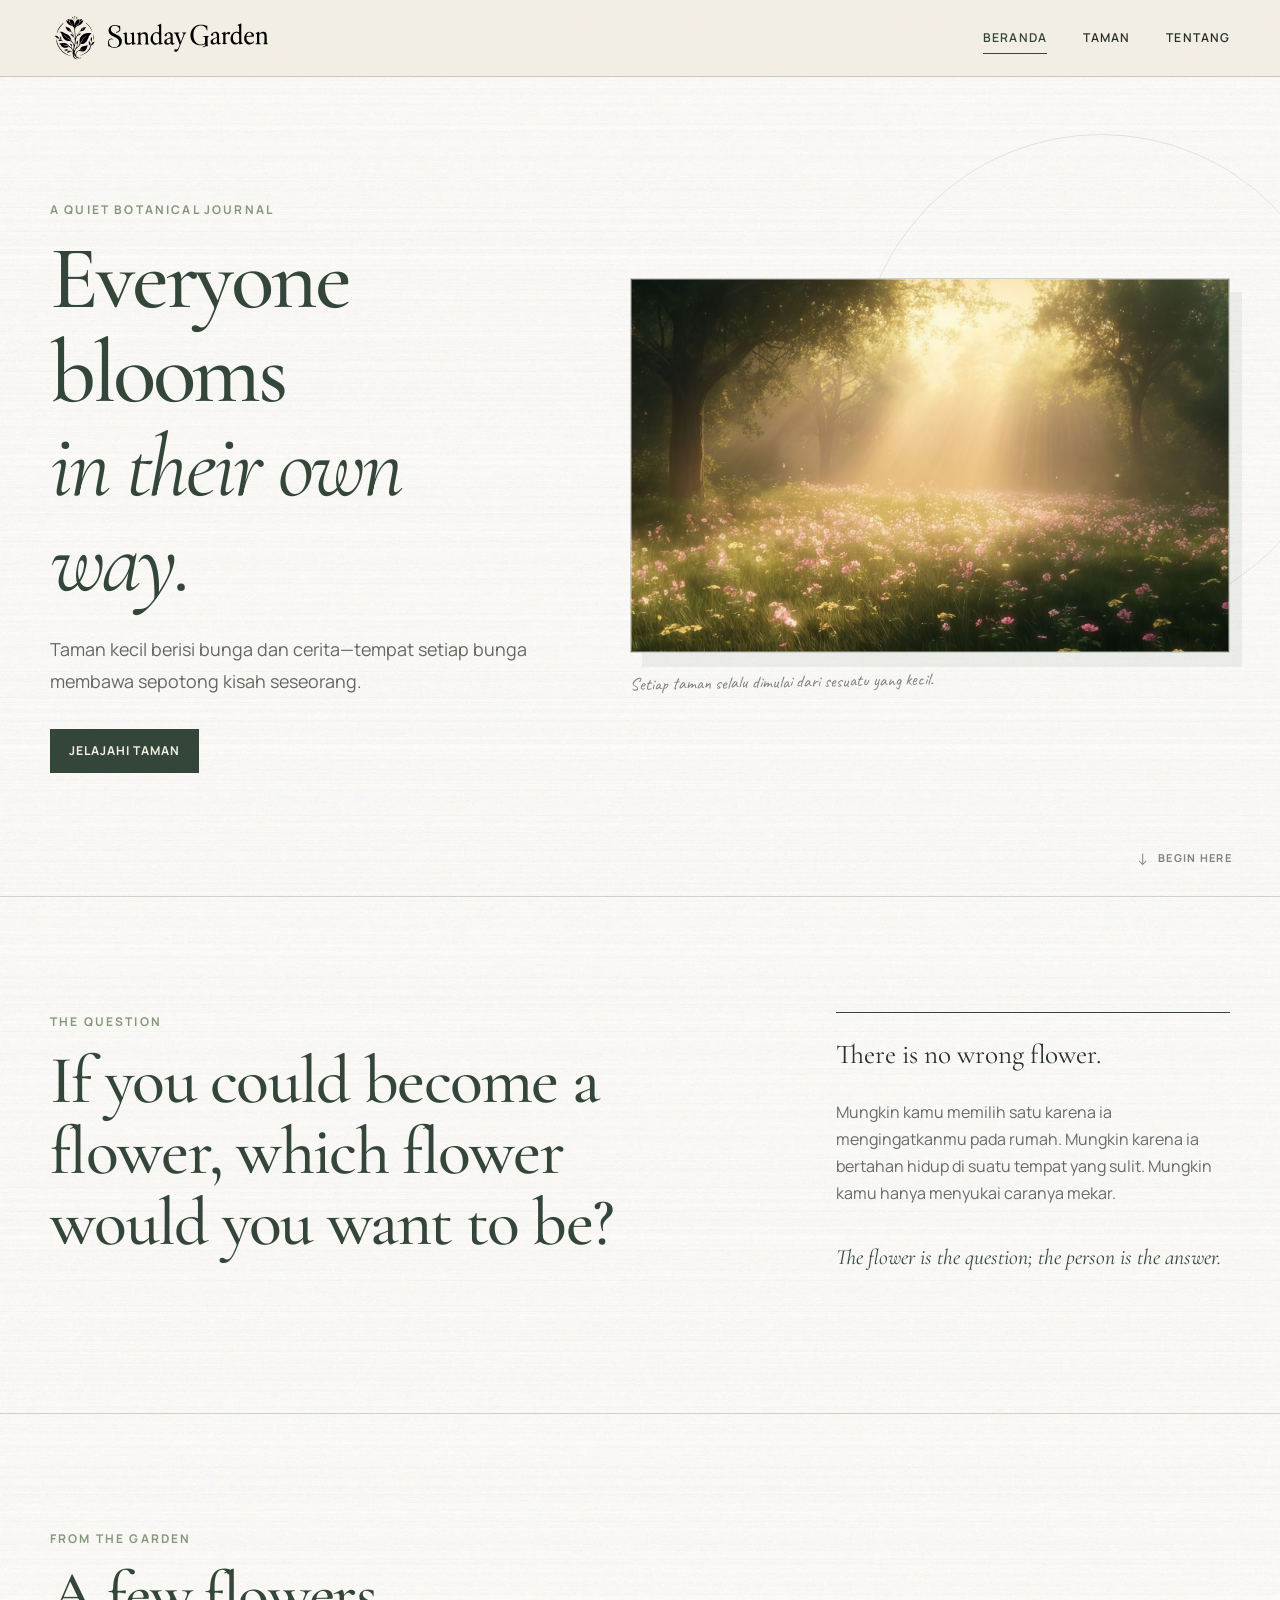
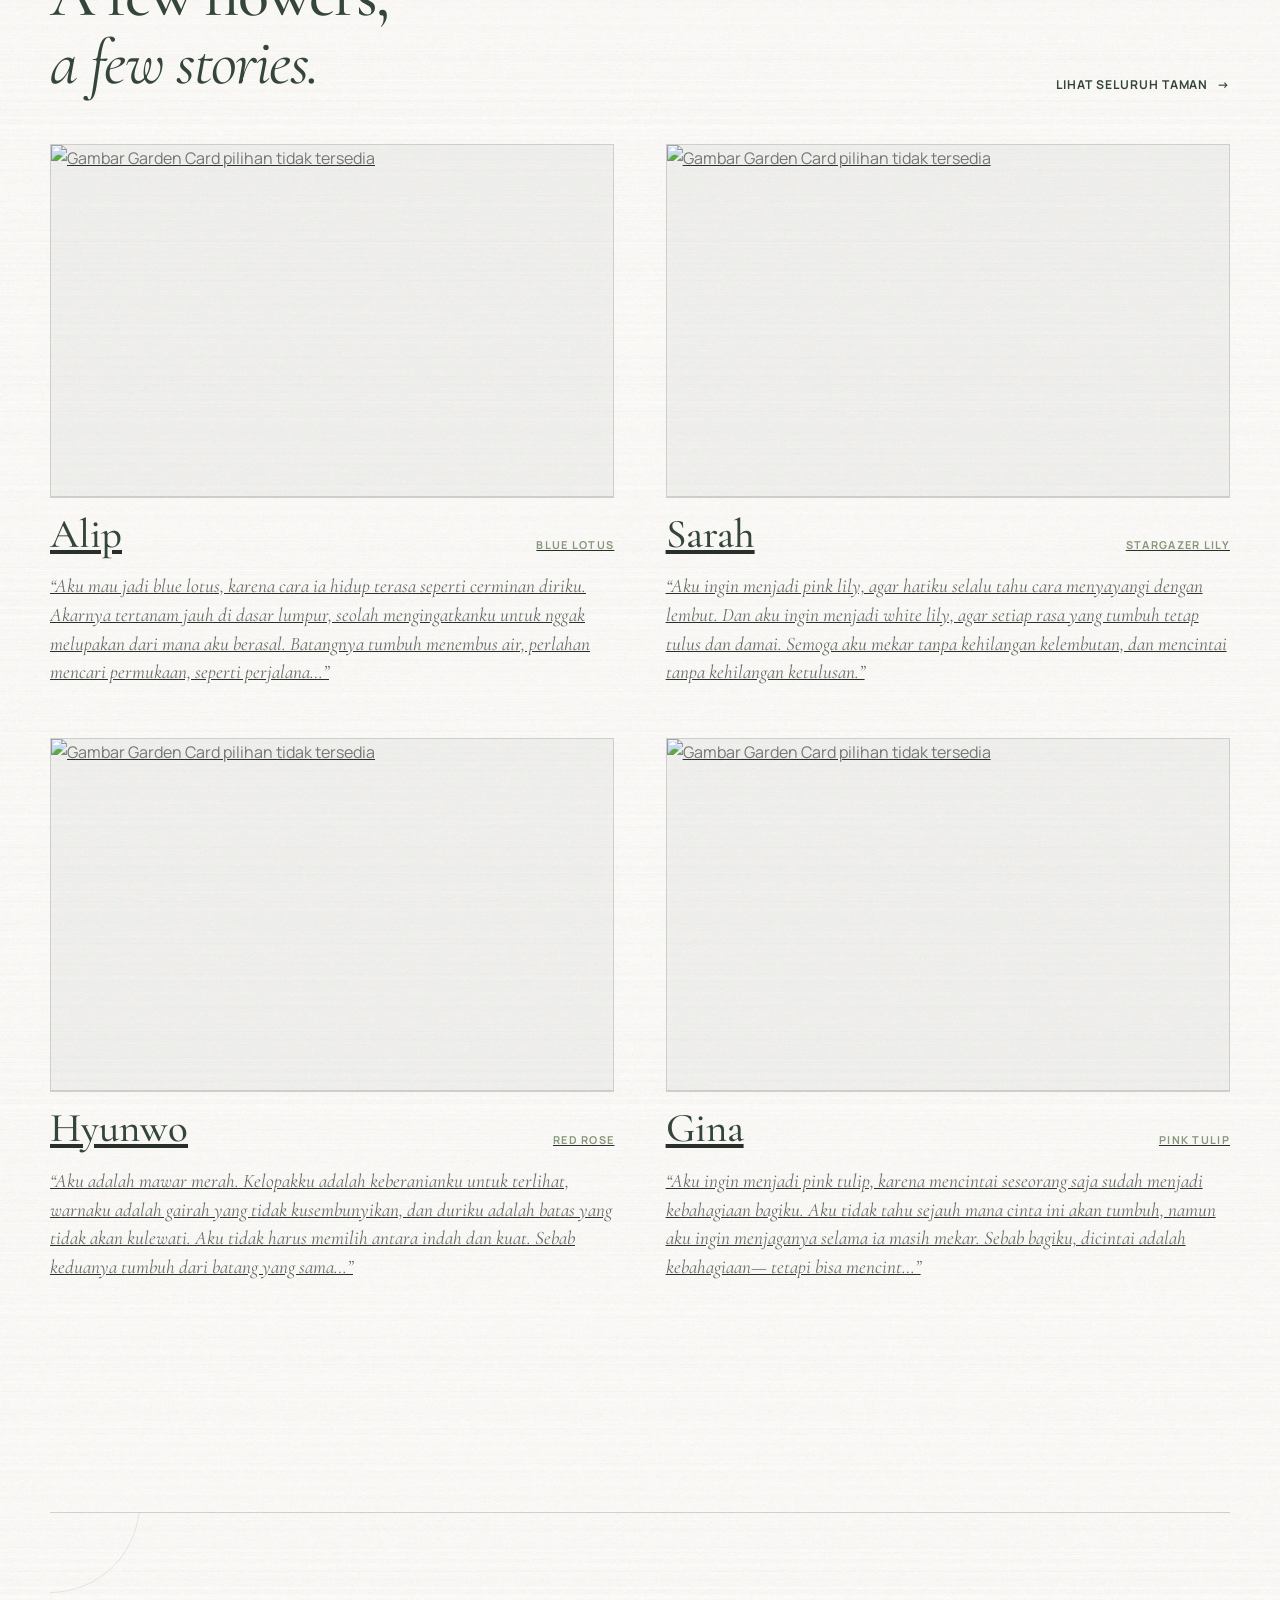
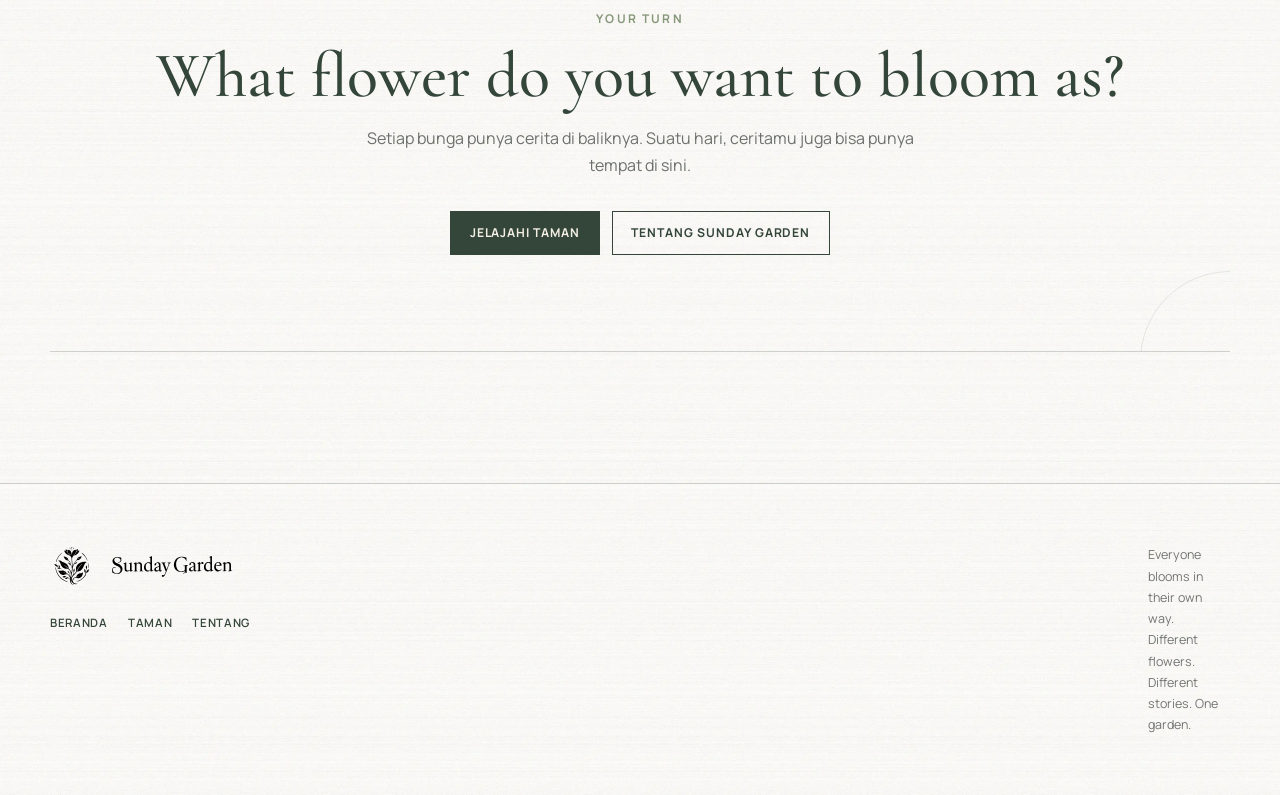
<file: index.html>
<!doctype html>
<html lang="en">
<head>
  <meta charset="utf-8">
  <meta name="viewport" content="width=device-width, initial-scale=1">
  <meta name="description" content="Sunday Garden — a little garden of flowers and stories. Everyone blooms in their own way.">
  <meta name="theme-color" content="#F3EEE3">
  <title>Sunday Garden — Everyone blooms in their own way.</title>
  <link rel="canonical" href="https://sundaygarden.com/">

  <meta property="og:type" content="website">
  <meta property="og:title" content="Sunday Garden — Everyone blooms in their own way.">
  <meta property="og:description" content="Sunday Garden — a quiet botanical journal of flowers and human stories.">
  <meta property="og:url" content="https://sundaygarden.com/">
  <meta name="twitter:card" content="summary_large_image">
  <meta name="twitter:title" content="Sunday Garden — Everyone blooms in their own way.">
  <meta name="twitter:description" content="Sunday Garden — a quiet botanical journal of flowers and human stories.">
  <link rel="icon" href="assets/brand/favicon/sg-favicon.svg" type="image/svg+xml">
  <link rel="icon" href="assets/brand/favicon/favicon.ico" sizes="any">
  <link rel="icon" href="assets/brand/favicon/sg-favicon-32.png" type="image/png" sizes="32x32">
  <link rel="icon" href="assets/brand/favicon/sg-favicon-16.png" type="image/png" sizes="16x16">
  <link rel="apple-touch-icon" href="assets/brand/favicon/sg-favicon-180.png" sizes="180x180">
  <link rel="stylesheet" href="css/main.css">
  <link rel="stylesheet" href="css/components.css">
  <link rel="stylesheet" href="css/home.css">
  <script src="js/main.js" defer></script>
  <script src="js/home.js" defer></script>
</head>
<body>
  <a class="skip-link" href="#main-content">Lewati ke konten utama</a>
  <header class="site-header" data-site-header></header>

  <main id="main-content">
    <section class="home-hero" aria-labelledby="home-title">
      <div class="home-hero__inner container">
        <div class="home-hero__copy">
          <p class="eyebrow">A quiet botanical journal</p>
          <h1 id="home-title">Everyone blooms<br><em>in their own way.</em></h1>
          <p class="home-hero__intro">Taman kecil berisi bunga dan cerita—tempat setiap bunga membawa sepotong kisah seseorang.</p>
          <a class="button" href="garden.html">Jelajahi Taman</a>
        </div>

        <figure class="home-hero__visual">
          <div class="home-hero__image-wrap">
            <img src="assets/images/home-hero.jpg" alt="A quiet botanical scene representing the Sunday Garden" width="1920" height="1080" fetchpriority="high" decoding="async">
          </div>
          <figcaption>Setiap taman selalu dimulai dari sesuatu yang kecil.</figcaption>
        </figure>
      </div>
      <a class="home-hero__scroll" href="#the-question" aria-label="Scroll to the question">
        <span>↓</span>
        <span>Begin here</span>
      </a>
    </section>

    <section class="home-question section" id="the-question" aria-labelledby="question-title">
      <div class="container home-question__layout">
        <div>
          <p class="eyebrow">The question</p>
          <h2 id="question-title">If you could become a flower, which flower would you want to be?</h2>
        </div>
        <div class="home-question__note">
          <p class="home-question__lead">There is no wrong flower.</p>
          <p>Mungkin kamu memilih satu karena ia mengingatkanmu pada rumah. Mungkin karena ia bertahan hidup di suatu tempat yang sulit. Mungkin kamu hanya menyukai caranya mekar.</p>
          <p class="home-question__philosophy">The flower is the question; the person is the answer.</p>
        </div>
      </div>
    </section>

    <section class="home-featured section" aria-labelledby="featured-title">
      <div class="container">
        <div class="section-heading">
          <div>
            <p class="eyebrow">From the garden</p>
            <h2 id="featured-title">A few flowers,<br><em>a few stories.</em></h2>
          </div>
          <a class="text-link" href="garden.html">Lihat seluruh taman <span aria-hidden="true">→</span></a>
        </div>

        <noscript><p class="noscript-note">Taman ini menggunakan sedikit JavaScript untuk menata cerita-ceritanya. Aktifkan JavaScript untuk menjelajahi bunga pilihan.</p></noscript>

        <div class="featured-grid" data-featured-gardeners>
          <p class="loading-note">Tamannya sedang mulai tumbuh…</p>
        </div>
      </div>
    </section>

    <section class="home-cta section" aria-labelledby="cta-title">
      <div class="container home-cta__inner">
        <p class="eyebrow">Your turn</p>
        <h2 id="cta-title">What flower do you want to bloom as?</h2>
        <p>Setiap bunga punya cerita di baliknya. Suatu hari, ceritamu juga bisa punya tempat di sini.</p>
        <div class="home-cta__actions">
          <a class="button" href="garden.html">Jelajahi Taman</a>
          <a class="button button--outline" href="about.html">Tentang Sunday Garden</a>
        </div>
      </div>
    </section>
  </main>

  <footer class="site-footer" data-site-footer></footer>
</body>
</html>
</file>
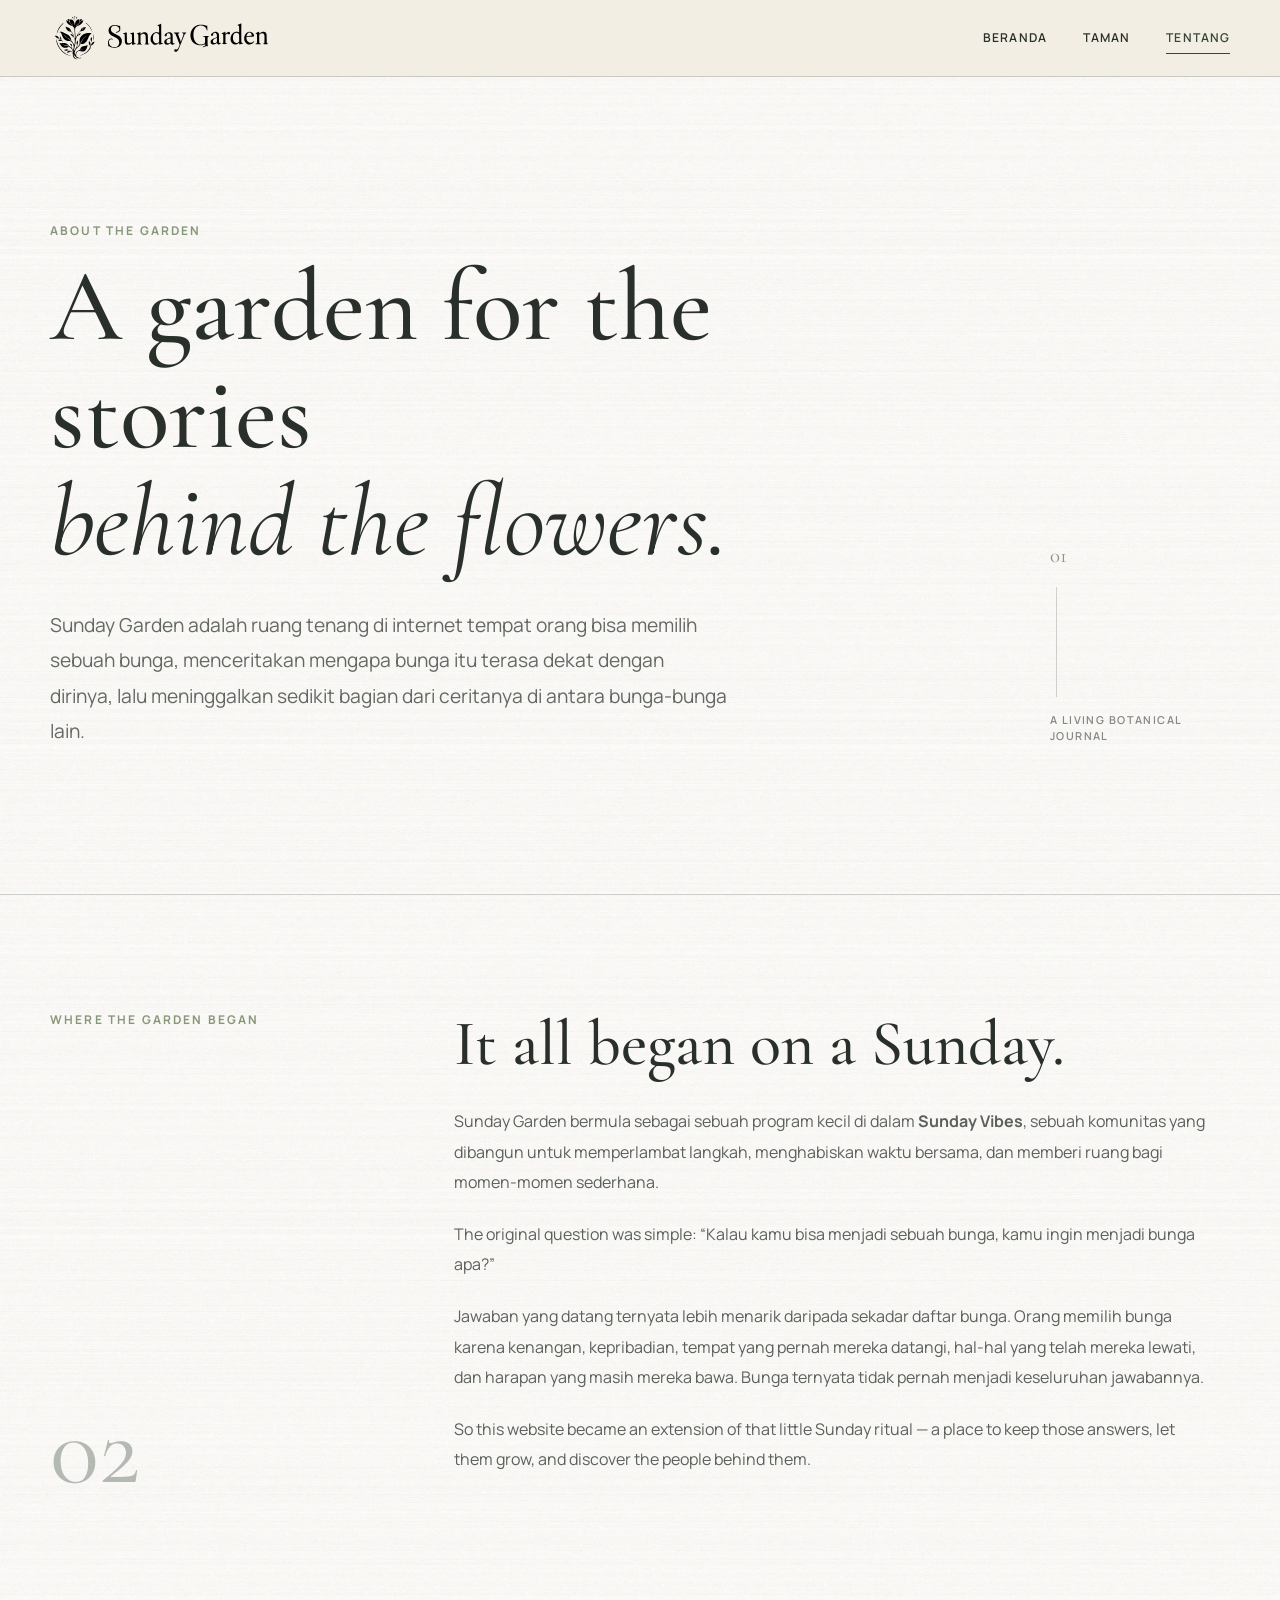
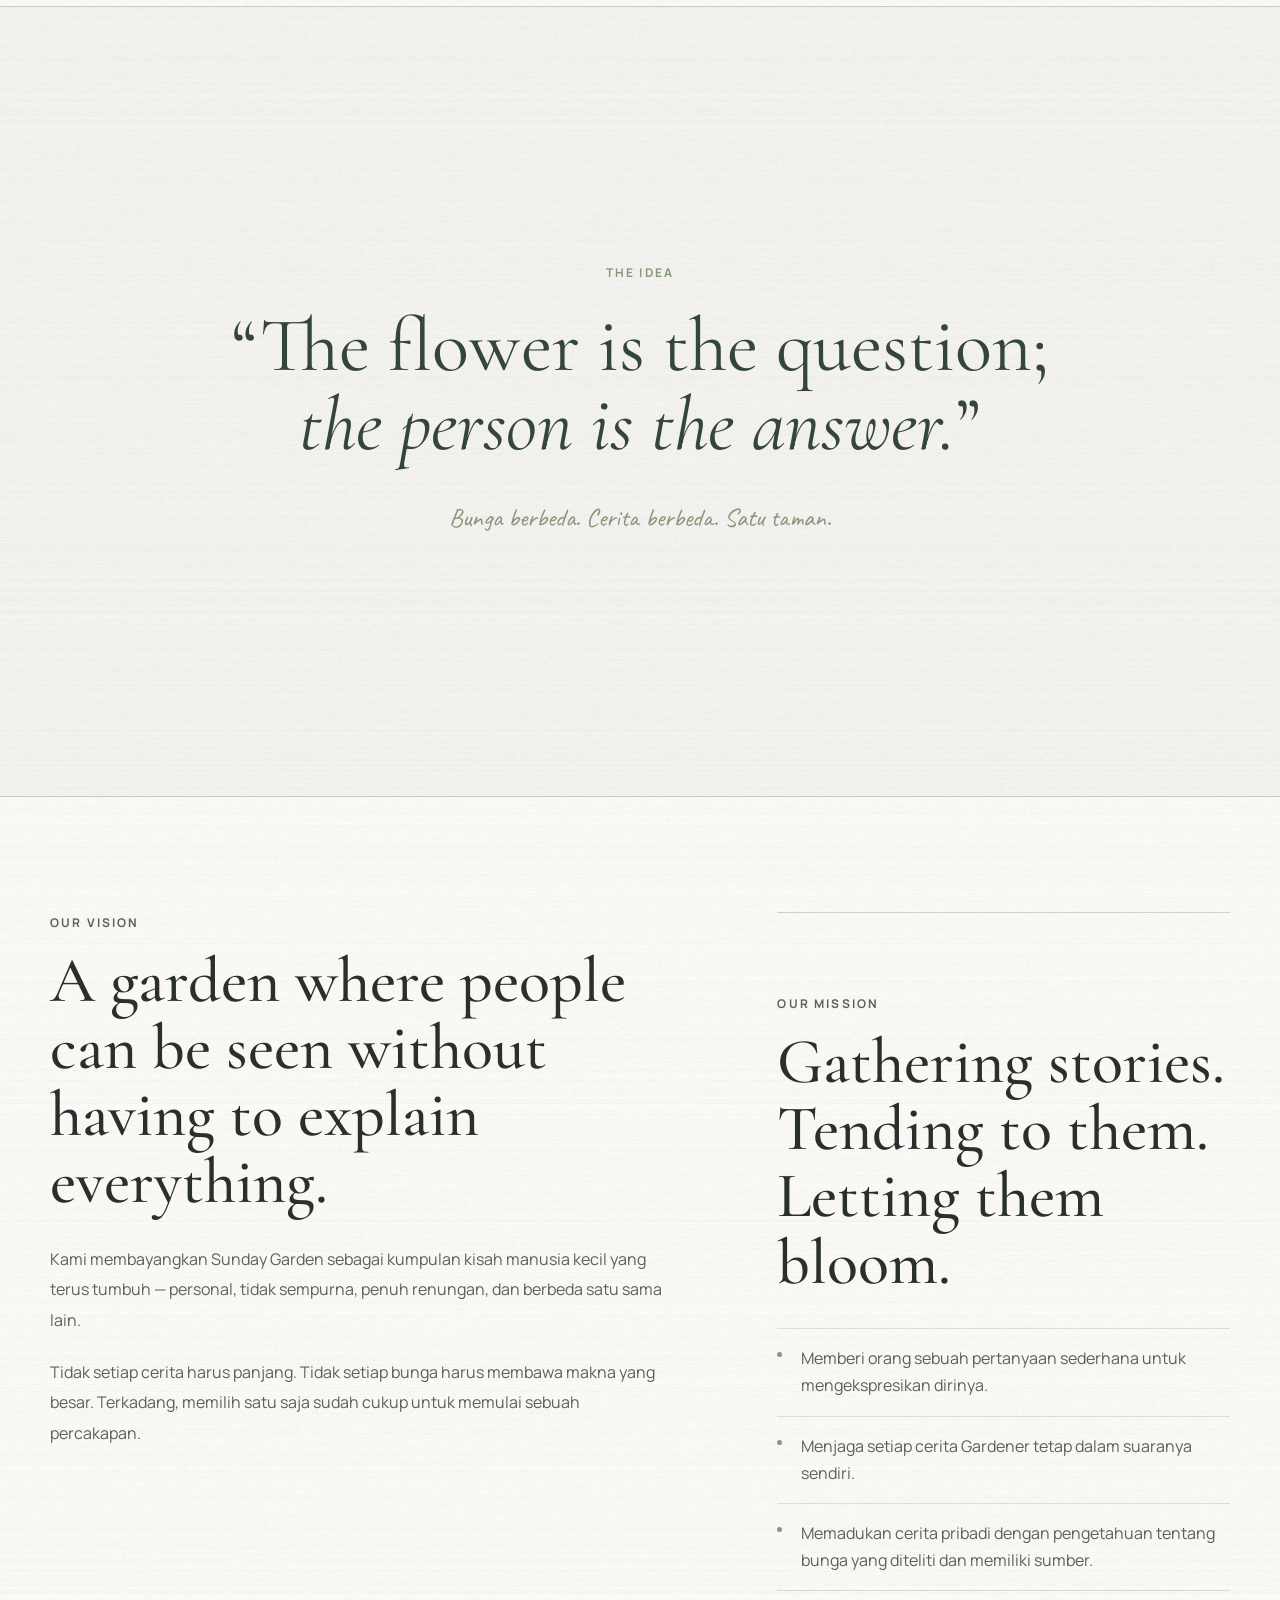
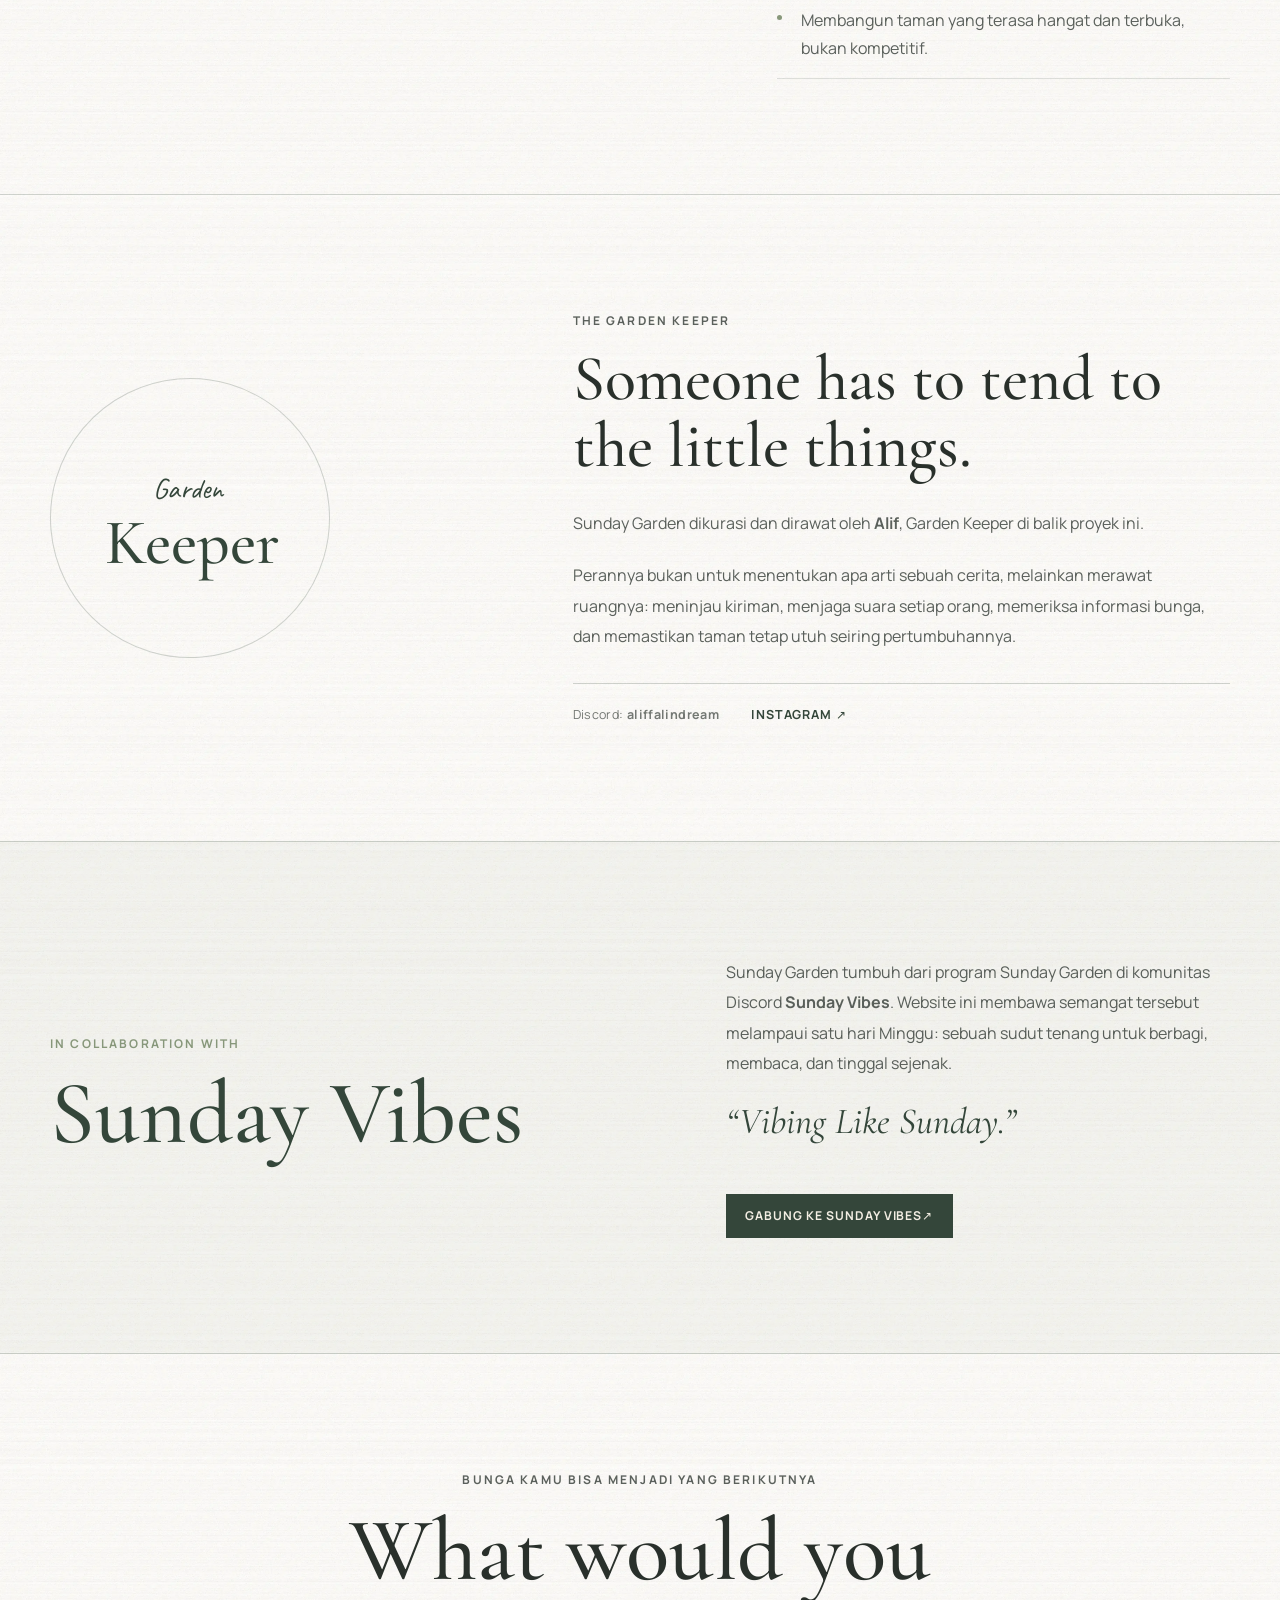
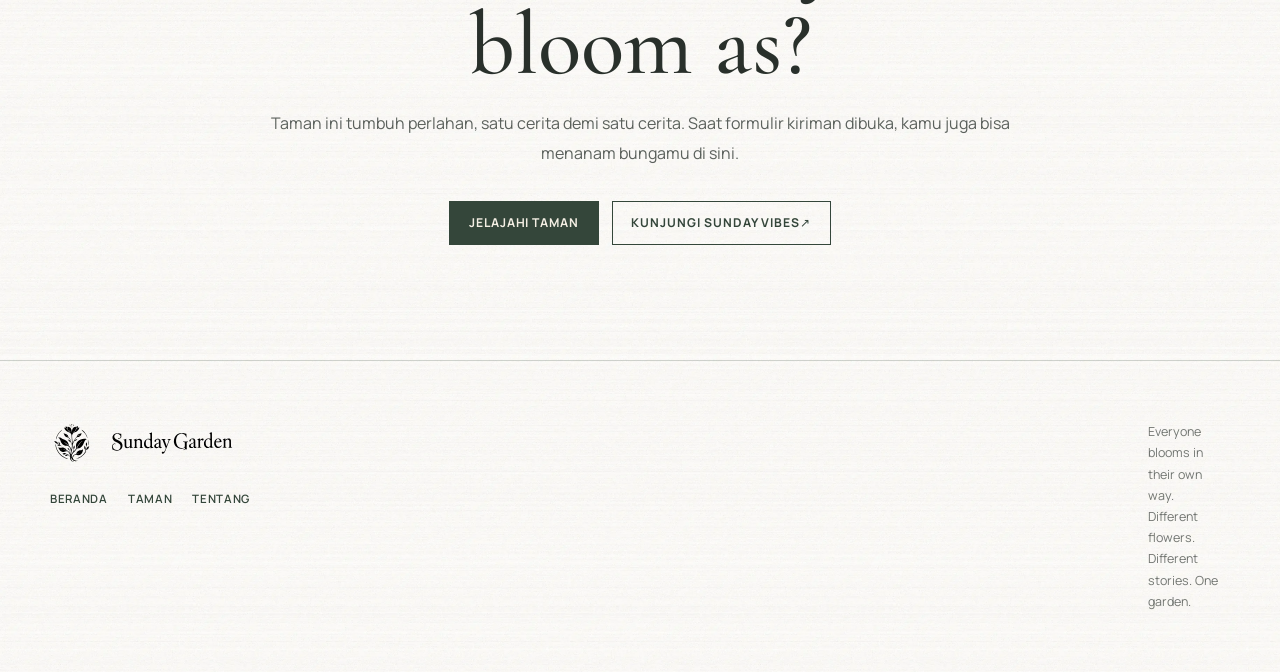
<file: about.html>
<!doctype html>
<html lang="en">
<head>
  <meta charset="utf-8">
  <meta name="viewport" content="width=device-width, initial-scale=1">
  <meta name="description" content="Learn how Sunday Garden began, what it believes, and the community behind the garden.">
  <meta name="theme-color" content="#F3EEE3">
  <title>About — Sunday Garden</title>
  <link rel="canonical" href="https://sundaygarden.com/about.html">

  <meta property="og:type" content="website">
  <meta property="og:title" content="About — Sunday Garden">
  <meta property="og:description" content="Learn how Sunday Garden began, what it believes, and the community behind the garden.">
  <meta property="og:url" content="https://sundaygarden.com/about.html">
  <meta name="twitter:card" content="summary_large_image">
  <meta name="twitter:title" content="About — Sunday Garden">
  <meta name="twitter:description" content="Learn how Sunday Garden began, what it believes, and the community behind the garden.">
  <link rel="icon" href="assets/brand/favicon/sg-favicon.svg" type="image/svg+xml">
  <link rel="icon" href="assets/brand/favicon/favicon.ico" sizes="any">
  <link rel="icon" href="assets/brand/favicon/sg-favicon-32.png" type="image/png" sizes="32x32">
  <link rel="icon" href="assets/brand/favicon/sg-favicon-16.png" type="image/png" sizes="16x16">
  <link rel="apple-touch-icon" href="assets/brand/favicon/sg-favicon-180.png" sizes="180x180">
  <link rel="stylesheet" href="css/main.css">
  <link rel="stylesheet" href="css/components.css">
  <link rel="stylesheet" href="css/about.css">
  <script src="js/main.js" defer></script>
</head>
<body>
  <a class="skip-link" href="#main-content">Lewati ke konten utama</a>
  <header class="site-header" data-site-header></header>

  <main id="main-content">
    <section class="about-hero" aria-labelledby="about-title">
      <div class="container about-hero__inner">
        <div class="about-hero__copy">
          <p class="eyebrow">About the garden</p>
          <h1 id="about-title">A garden for the stories<br><em>behind the flowers.</em></h1>
          <p class="about-hero__intro">Sunday Garden adalah ruang tenang di internet tempat orang bisa memilih sebuah bunga, menceritakan mengapa bunga itu terasa dekat dengan dirinya, lalu meninggalkan sedikit bagian dari ceritanya di antara bunga-bunga lain.</p>
        </div>
        <div class="about-hero__aside" aria-hidden="true">
          <span class="about-hero__number">01</span>
          <span class="about-hero__line"></span>
          <span class="about-hero__caption">A living botanical journal</span>
        </div>
      </div>
    </section>

    <section class="about-origin section" aria-labelledby="origin-title">
      <div class="container about-split">
        <div class="about-section-label">
          <p class="eyebrow">Where the garden began</p>
          <span class="about-section-label__number">02</span>
        </div>
        <div class="about-copy reading-width">
          <h2 id="origin-title">It all began on a Sunday.</h2>
          <p>Sunday Garden bermula sebagai sebuah program kecil di dalam <strong>Sunday Vibes</strong>, sebuah komunitas yang dibangun untuk memperlambat langkah, menghabiskan waktu bersama, dan memberi ruang bagi momen-momen sederhana.</p>
          <p>The original question was simple: <em>“Kalau kamu bisa menjadi sebuah bunga, kamu ingin menjadi bunga apa?”</em></p>
          <p>Jawaban yang datang ternyata lebih menarik daripada sekadar daftar bunga. Orang memilih bunga karena kenangan, kepribadian, tempat yang pernah mereka datangi, hal-hal yang telah mereka lewati, dan harapan yang masih mereka bawa. Bunga ternyata tidak pernah menjadi keseluruhan jawabannya.</p>
          <p>So this website became an extension of that little Sunday ritual — a place to keep those answers, let them grow, and discover the people behind them.</p>
        </div>
      </div>
    </section>

    <section class="about-philosophy section" aria-labelledby="philosophy-title">
      <div class="container about-philosophy__inner">
        <p class="eyebrow">The idea</p>
        <blockquote>
          <p id="philosophy-title">“The flower is the question;<br><em>the person is the answer.</em>”</p>
        </blockquote>
        <p class="about-philosophy__note">Bunga berbeda. Cerita berbeda. Satu taman.</p>
      </div>
    </section>

    <section class="about-vision section" aria-labelledby="vision-title">
      <div class="container about-values">
        <article class="about-value">
          <p class="eyebrow">Our vision</p>
          <h2 id="vision-title">A garden where people can be seen without having to explain everything.</h2>
          <p>Kami membayangkan Sunday Garden sebagai kumpulan kisah manusia kecil yang terus tumbuh — personal, tidak sempurna, penuh renungan, dan berbeda satu sama lain.</p>
          <p>Tidak setiap cerita harus panjang. Tidak setiap bunga harus membawa makna yang besar. Terkadang, memilih satu saja sudah cukup untuk memulai sebuah percakapan.</p>
        </article>
        <article class="about-value about-value--mission" aria-labelledby="mission-title">
          <p class="eyebrow">Our mission</p>
          <h2 id="mission-title">Gathering stories. Tending to them. Letting them bloom.</h2>
          <ul class="about-list">
            <li>Memberi orang sebuah pertanyaan sederhana untuk mengekspresikan dirinya.</li>
            <li>Menjaga setiap cerita Gardener tetap dalam suaranya sendiri.</li>
            <li>Memadukan cerita pribadi dengan pengetahuan tentang bunga yang diteliti dan memiliki sumber.</li>
            <li>Membangun taman yang terasa hangat dan terbuka, bukan kompetitif.</li>
          </ul>
        </article>
      </div>
    </section>

    <section class="about-keeper section" aria-labelledby="keeper-title">
      <div class="container about-keeper__layout">
        <div class="about-keeper__mark" aria-hidden="true">
          <span>Garden</span>
          <strong>Keeper</strong>
        </div>
        <div class="about-copy">
          <p class="eyebrow">The Garden Keeper</p>
          <h2 id="keeper-title">Someone has to tend to the little things.</h2>
          <p>Sunday Garden dikurasi dan dirawat oleh <strong>Alif</strong>, Garden Keeper di balik proyek ini.</p>
          <p>Perannya bukan untuk menentukan apa arti sebuah cerita, melainkan merawat ruangnya: meninjau kiriman, menjaga suara setiap orang, memeriksa informasi bunga, dan memastikan taman tetap utuh seiring pertumbuhannya.</p>
          <div class="about-keeper__links" aria-label="Garden Keeper links">
            <span class="about-contact">Discord: <strong>aliffalindream</strong></span>
            <a class="text-link" href="https://instagram.com/aliffalindream" target="_blank" rel="noopener noreferrer">Instagram <span aria-hidden="true">↗</span></a>
          </div>
        </div>
      </div>
    </section>

    <section class="about-collab section" aria-labelledby="collab-title">
      <div class="container about-collab__inner">
        <div>
          <p class="eyebrow">In collaboration with</p>
          <h2 id="collab-title">Sunday Vibes</h2>
        </div>
        <div class="about-collab__copy">
          <p>Sunday Garden tumbuh dari program Sunday Garden di komunitas Discord <strong>Sunday Vibes</strong>. Website ini membawa semangat tersebut melampaui satu hari Minggu: sebuah sudut tenang untuk berbagi, membaca, dan tinggal sejenak.</p>
          <p class="about-collab__motto">“Vibing Like Sunday.”</p>
          <a class="button" href="https://discord.gg/Nv282KzXm" target="_blank" rel="noopener noreferrer">Gabung ke Sunday Vibes <span aria-hidden="true">↗</span></a>
        </div>
      </div>
    </section>

    <section id="plant" class="about-cta section" aria-labelledby="about-cta-title">
      <div class="container about-cta__inner">
        <p class="eyebrow">Bunga kamu bisa menjadi yang berikutnya</p>
        <h2 id="about-cta-title">What would you bloom as?</h2>
        <p>Taman ini tumbuh perlahan, satu cerita demi satu cerita. Saat formulir kiriman dibuka, kamu juga bisa menanam bungamu di sini.</p>
        <div class="about-cta__actions">
          <a class="button" href="garden.html">Jelajahi Taman</a>
          <a class="button button--outline" href="https://discord.gg/Nv282KzXm" target="_blank" rel="noopener noreferrer">Kunjungi Sunday Vibes <span aria-hidden="true">↗</span></a>
        </div>
      </div>
    </section>
  </main>

  <footer class="site-footer" data-site-footer></footer>
</body>
</html>
</file>
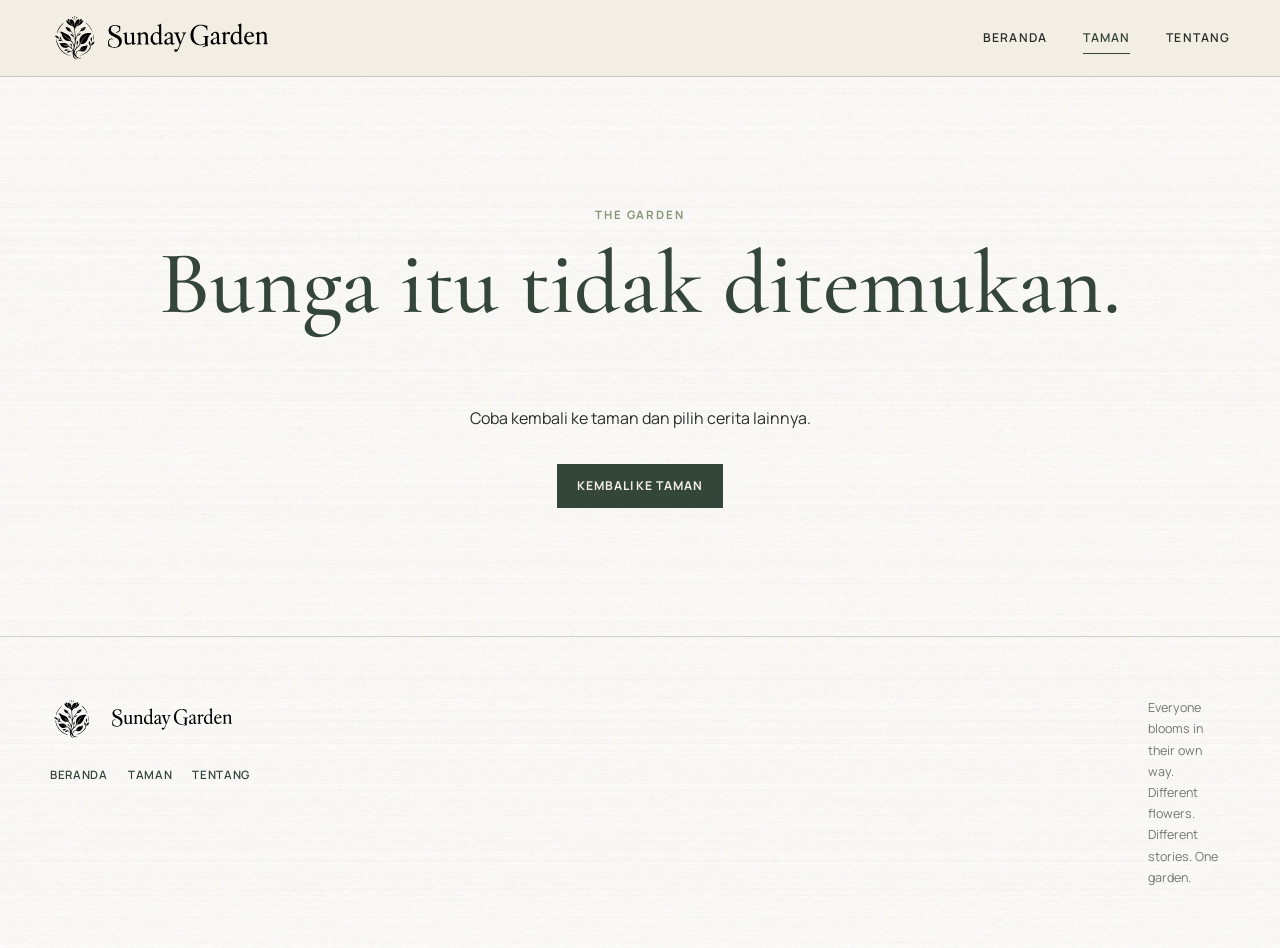
<file: flower.html>
<!doctype html>
<html lang="en">
<head>
  <meta charset="utf-8">
  <meta name="viewport" content="width=device-width, initial-scale=1">
  <meta name="description" content="A flower, a story, and the person behind it — Sunday Garden.">
  <title>Flower — Sunday Garden</title>
  <link rel="canonical" href="https://sundaygarden.com/flower.html">

  <meta property="og:type" content="website">
  <meta property="og:title" content="Flower — Sunday Garden">
  <meta property="og:description" content="A flower, a story, and the person behind it — Sunday Garden.">
  <meta property="og:url" content="https://sundaygarden.com/flower.html">
  <meta name="twitter:card" content="summary_large_image">
  <meta name="twitter:title" content="Flower — Sunday Garden">
  <meta name="twitter:description" content="A flower, a story, and the person behind it — Sunday Garden.">
  <link rel="icon" href="assets/brand/favicon/sg-favicon.svg" type="image/svg+xml">
  <link rel="icon" href="assets/brand/favicon/favicon.ico" sizes="any">
  <link rel="icon" href="assets/brand/favicon/sg-favicon-32.png" type="image/png" sizes="32x32">
  <link rel="icon" href="assets/brand/favicon/sg-favicon-16.png" type="image/png" sizes="16x16">
  <link rel="apple-touch-icon" href="assets/brand/favicon/sg-favicon-180.png" sizes="180x180">
  <link rel="stylesheet" href="css/main.css">
  <link rel="stylesheet" href="css/components.css">
  <link rel="stylesheet" href="css/flower.css">
  <script src="js/main.js" defer></script>
  <script src="js/flower.js" defer></script>
</head>
<body>
  <a class="skip-link" href="#main-content">Lewati ke konten utama</a>
  <header class="site-header" data-site-header></header>
  <main id="main-content"><noscript><section class="flower-error container"><p class="eyebrow">The Garden</p><h1>Halaman ini membutuhkan JavaScript.</h1><p>Aktifkan JavaScript untuk membaca cerita bunga ini.</p></section></noscript></main>
  <footer class="site-footer" data-site-footer></footer>
</body>
</html>
</file>
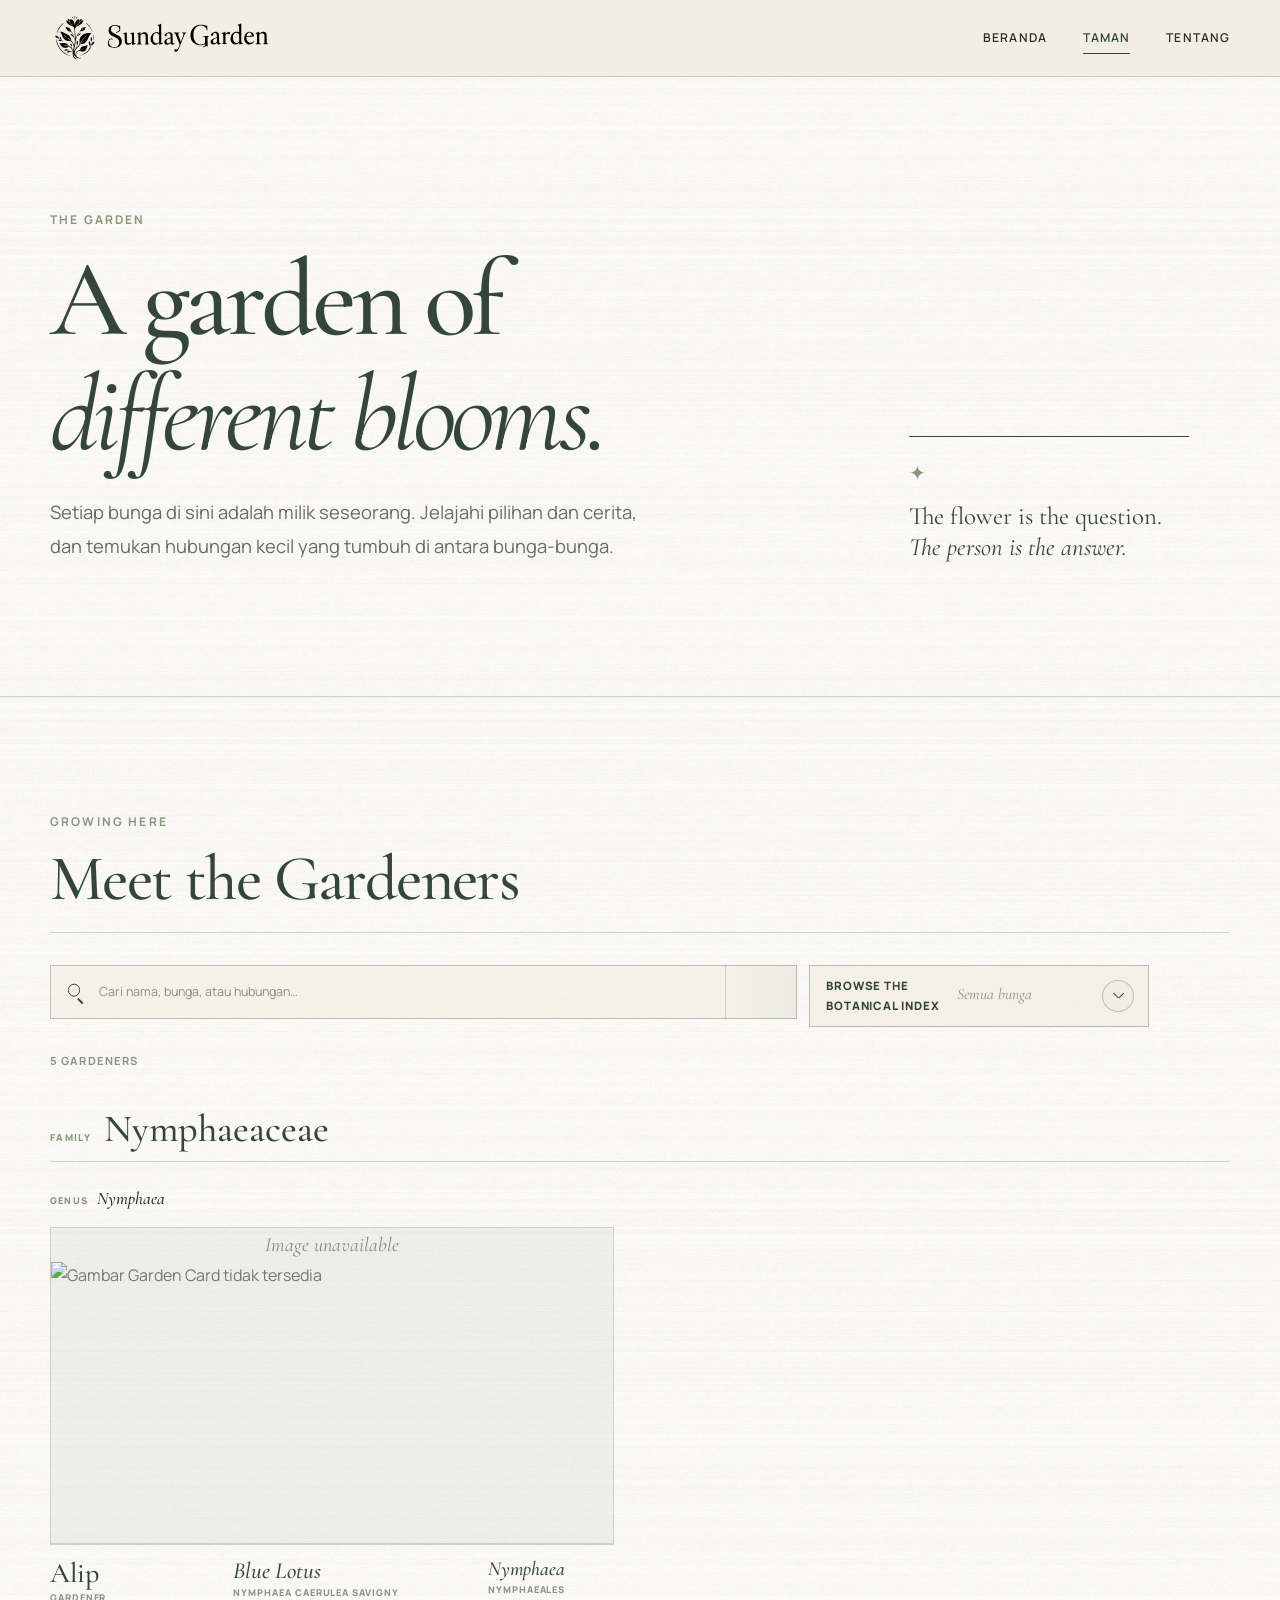
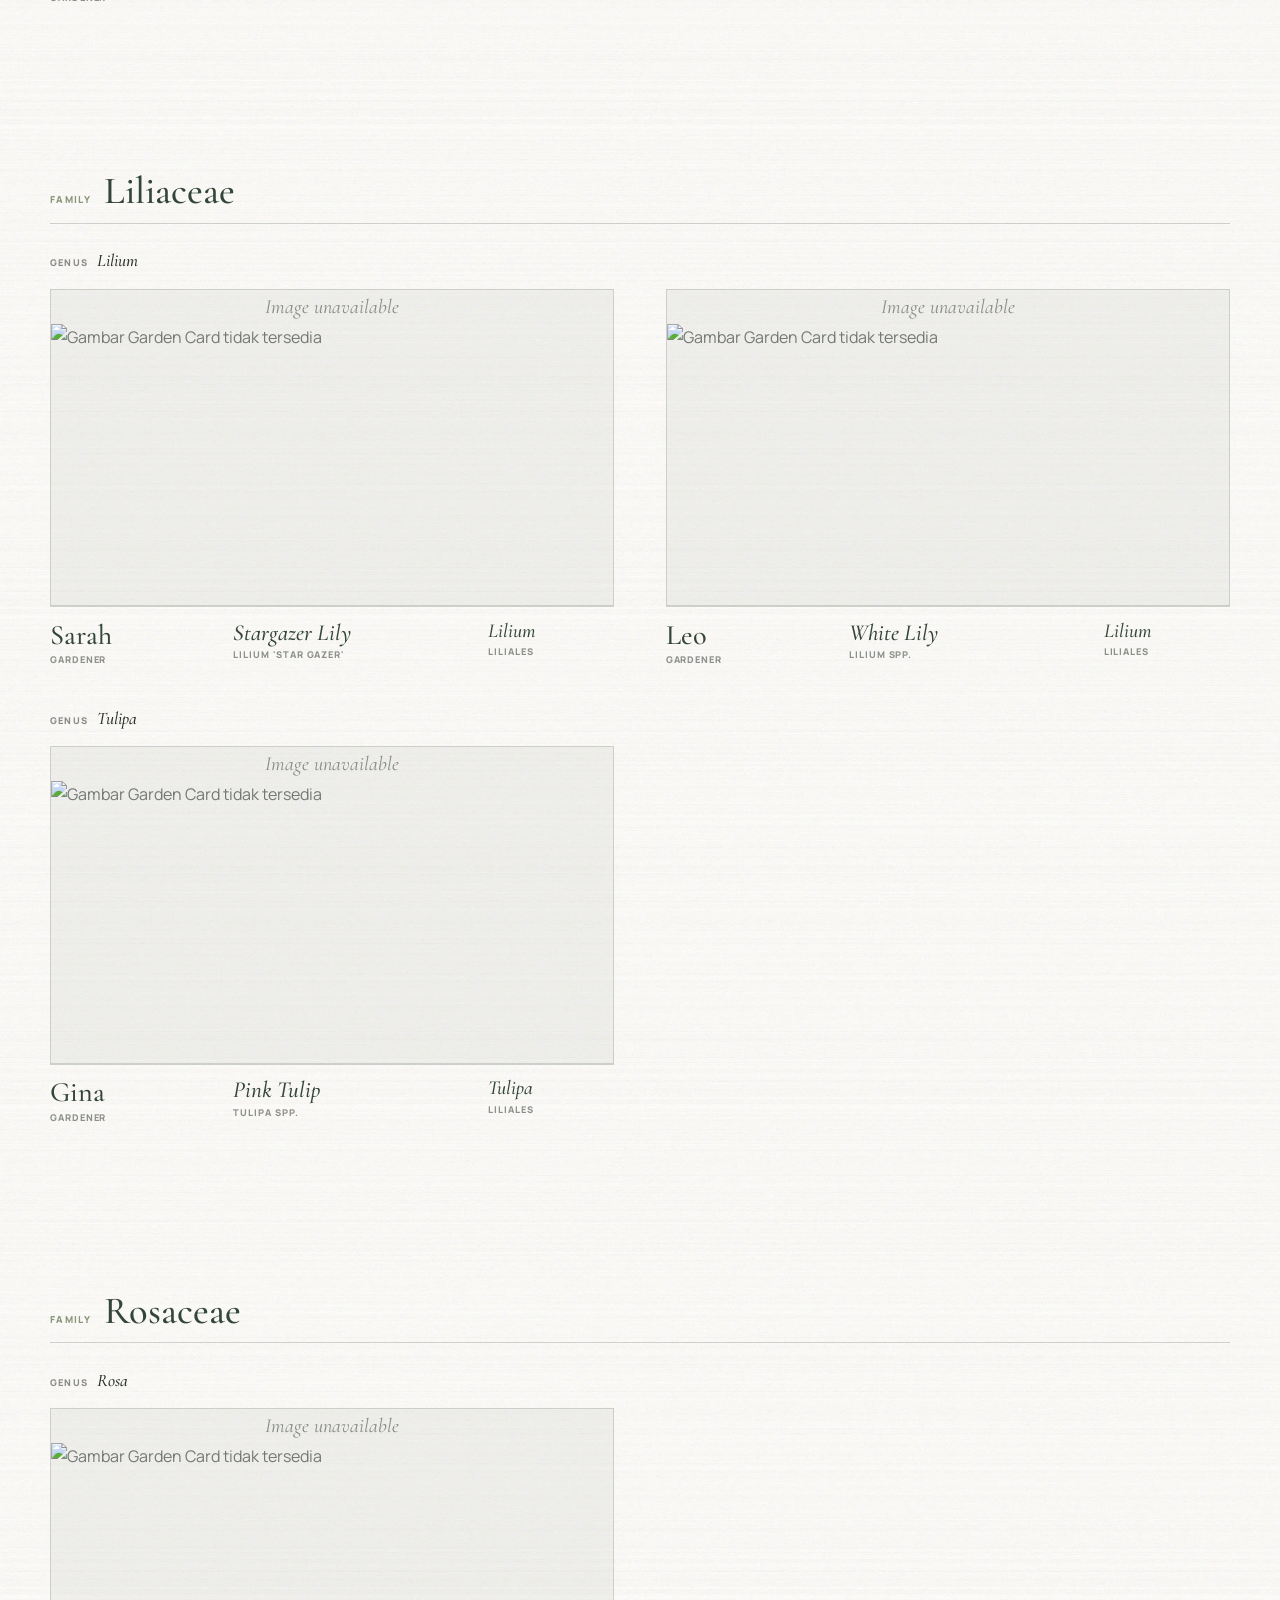
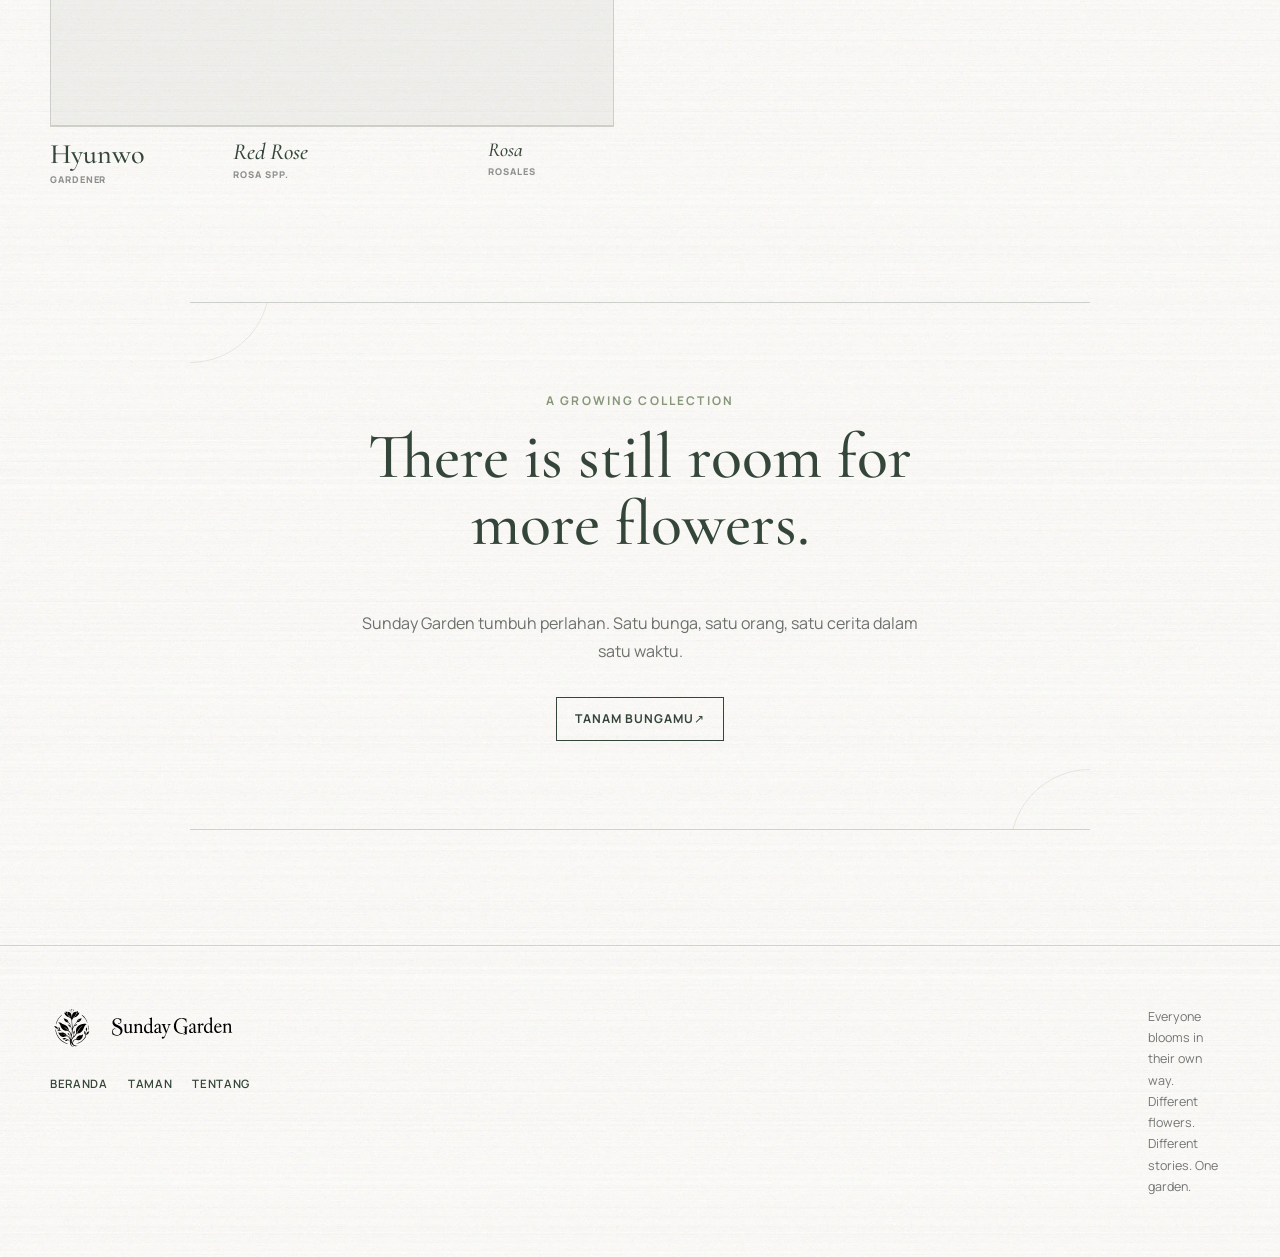
<file: garden.html>
<!doctype html>
<html lang="en">
<head>
  <meta charset="utf-8">
  <meta name="viewport" content="width=device-width, initial-scale=1">
  <meta name="description" content="Explore the flowers and stories growing in Sunday Garden.">
  <title>The Garden — Sunday Garden</title>
  <link rel="canonical" href="https://sundaygarden.com/garden.html">

  <meta property="og:type" content="website">
  <meta property="og:title" content="The Garden — Sunday Garden">
  <meta property="og:description" content="Explore the flowers and stories growing in Sunday Garden.">
  <meta property="og:url" content="https://sundaygarden.com/garden.html">
  <meta name="twitter:card" content="summary_large_image">
  <meta name="twitter:title" content="The Garden — Sunday Garden">
  <meta name="twitter:description" content="Explore the flowers and stories growing in Sunday Garden.">
  <link rel="icon" href="assets/brand/favicon/sg-favicon.svg" type="image/svg+xml">
  <link rel="icon" href="assets/brand/favicon/favicon.ico" sizes="any">
  <link rel="icon" href="assets/brand/favicon/sg-favicon-32.png" type="image/png" sizes="32x32">
  <link rel="icon" href="assets/brand/favicon/sg-favicon-16.png" type="image/png" sizes="16x16">
  <link rel="apple-touch-icon" href="assets/brand/favicon/sg-favicon-180.png" sizes="180x180">
  <link rel="stylesheet" href="css/main.css">
  <link rel="stylesheet" href="css/components.css">
  <link rel="stylesheet" href="css/garden.css">
  <script src="js/main.js" defer></script>
  <script src="js/garden.js" defer></script>
</head>
<body>
  <a class="skip-link" href="#main-content">Lewati ke konten utama</a>
  <header class="site-header" data-site-header></header>

  <main id="main-content">
    <section class="garden-intro section">
      <div class="container garden-intro__inner">
        <div class="garden-intro__copy">
          <p class="eyebrow">The Garden</p>
          <h1>A garden of<br><em>different blooms.</em></h1>
          <p class="garden-intro__lead">
            Setiap bunga di sini adalah milik seseorang. Jelajahi pilihan dan cerita,
            dan temukan hubungan kecil yang tumbuh di antara bunga-bunga.
          </p>
        </div>

        <div class="garden-intro__aside" aria-label="Garden note">
          <span class="garden-intro__mark" aria-hidden="true">✦</span>
          <p>The flower is the question.<br><em>The person is the answer.</em></p>
        </div>
      </div>
    </section>

    <section class="garden-collection section" aria-labelledby="collection-title">
      <div class="container">
        <div class="garden-toolbar">
          <div>
            <p class="eyebrow">Growing here</p>
            <h2 id="collection-title">Meet the Gardeners</h2>
          </div>
        </div>

        <div class="garden-discovery" aria-label="Penjelajahan taman">
          <div class="garden-search">
            <span class="garden-search__glyph" aria-hidden="true"></span>
            <label class="sr-only" for="garden-search-input">Cari Gardener, bunga, atau hubungan botani</label>
            <input
              id="garden-search-input"
              type="search"
              data-garden-search
              placeholder="Cari nama, bunga, atau hubungan…"
              autocomplete="off"
              enterkeyhint="search"
            >
            <button class="garden-search__clear" type="button" data-garden-search-clear aria-label="Hapus pencarian" hidden>
              <span aria-hidden="true">×</span>
            </button>
          </div>

          <div class="garden-index" data-garden-index>
            <button
              class="garden-index__toggle"
              type="button"
              data-garden-index-toggle
              aria-expanded="false"
              aria-controls="garden-index-panel"
            >
              <span class="garden-index__label">Browse the botanical index</span>
              <span class="garden-index__meta" data-garden-index-meta>Semua bunga</span>
              <span class="garden-index__chevron" aria-hidden="true"></span>
            </button>

            <div class="garden-index__panel" id="garden-index-panel" data-garden-index-panel aria-hidden="true">
              <div class="garden-index__panel-inner">
                <div class="garden-index__section">
                  <p class="garden-index__eyebrow">Famili</p>
                  <div class="garden-index__families" data-garden-family-list></div>
                </div>

                <div class="garden-index__section garden-index__section--sort">
                  <label class="garden-index__eyebrow" for="garden-sort">Urutkan</label>
                  <div class="garden-sort-wrap">
                    <select id="garden-sort" class="garden-sort" data-garden-sort>
                      <option value="default">Urutan taman</option>
                      <option value="gardener-asc">Gardener A–Z</option>
                      <option value="flower-asc">Bunga A–Z</option>
                      <option value="family-asc">Famili botani A–Z</option>
                      <option value="genus-asc">Genus A–Z</option>
                    </select>
                  </div>
                </div>
              </div>
            </div>
          </div>
        </div>

        <div class="garden-count" aria-live="polite" data-garden-count></div>
        <noscript><p class="noscript-note">Aktifkan JavaScript untuk menjelajahi koleksi Taman.</p></noscript>

        <div class="garden-grid" data-garden-grid>
          <p class="garden-status">Membuka taman…</p>
        </div>
      </div>
    </section>

    <section class="garden-note section">
      <div class="container garden-note__inner">
        <p class="eyebrow">A growing collection</p>
        <h2>There is still room for more flowers.</h2>
        <p>
          Sunday Garden tumbuh perlahan. Satu bunga, satu orang, satu cerita
          dalam satu waktu.
        </p>
        <a class="button button--outline" href="about.html#plant">Tanam Bungamu <span aria-hidden="true">↗</span></a>
      </div>
    </section>
  </main>

  <footer class="site-footer" data-site-footer></footer>
</body>
</html>
</file>
<file: css/main.css>
@import url('https://fonts.googleapis.com/css2?family=Caveat:wght@400;500&family=Cormorant+Garamond:ital,wght@0,400;0,500;0,600;1,400;1,500&family=Manrope:wght@400;500;600;700&display=swap');

:root {
  --forest: #34463A;
  --sage: #87977A;
  --paper: #F3EEE3;
  --taupe: #A69B88;
  --mist: #A8B9BC;
  --lotus-blue: #7188B5;
  --dusty-rose: #C49A98;
  --ink: #29302B;

  --font-display: "Cormorant Garamond", Georgia, serif;
  --font-body: "Manrope", Arial, sans-serif;
  --font-hand: "Caveat", cursive;

  --content-width: 1180px;
  --reading-width: 760px;
  --gutter: clamp(1.25rem, 4vw, 3rem);
  --section-space: clamp(4rem, 9vw, 8rem);
  --border: rgba(52, 70, 58, 0.22);
  --shadow-paper: 0 12px 30px rgba(41, 48, 43, 0.06);
}

*, *::before, *::after { box-sizing: border-box; }

html {
  scroll-behavior: smooth;
  background: var(--paper);
}

body {
  margin: 0;
  min-width: 320px;
  color: var(--ink);
  background-color: var(--paper);
  background-image: url("../assets/textures/paper.webp");
  background-repeat: repeat;
  background-size: 700px auto;
  font-family: var(--font-body);
  font-size: 16px;
  line-height: 1.7;
  text-rendering: optimizeLegibility;
  -webkit-font-smoothing: antialiased;
  font-synthesis: none;
}

img { display: block; max-width: 100%; height: auto; }

a { color: inherit; }

button, input, textarea, select { font: inherit; }

button { color: inherit; }

h1, h2, h3, p { margin-top: 0; }

h1, h2, h3 {
  font-family: var(--font-display);
  font-weight: 500;
  line-height: 1.05;
}

h1 { font-size: clamp(3rem, 8vw, 7rem); }
h2 { font-size: clamp(2.2rem, 5vw, 4.2rem); }
h3 { font-size: clamp(1.7rem, 3vw, 2.5rem); }

::selection {
  color: var(--paper);
  background: var(--forest);
}

:focus-visible {
  outline: 2px solid var(--forest);
  outline-offset: 4px;
}

.skip-link {
  position: fixed;
  z-index: 1000;
  top: 1rem;
  left: 1rem;
  padding: .65rem 1rem;
  color: var(--paper);
  background: var(--forest);
  transform: translateY(-160%);
  transition: transform 160ms ease;
}
.skip-link:focus { transform: translateY(0); }

.container {
  width: min(100% - (var(--gutter) * 2), var(--content-width));
  margin-inline: auto;
}

.reading-width {
  width: min(100%, var(--reading-width));
  margin-inline: auto;
}

.section {
  padding-block: var(--section-space);
}

.eyebrow {
  margin-bottom: .75rem;
  color: var(--sage);
  font-family: var(--font-body);
  font-size: .75rem;
  font-weight: 700;
  letter-spacing: .18em;
  text-transform: uppercase;
}

.muted { color: rgba(41, 48, 43, .68); }

.sr-only {
  position: absolute;
  width: 1px;
  height: 1px;
  padding: 0;
  margin: -1px;
  overflow: hidden;
  clip: rect(0, 0, 0, 0);
  white-space: nowrap;
  border: 0;
}

.text-center { text-align: center; }

.flow > * + * { margin-top: 1rem; }

@media (prefers-reduced-motion: reduce) {
  html { scroll-behavior: auto; }
  *, *::before, *::after {
    animation-duration: .01ms !important;
    animation-iteration-count: 1 !important;
    transition-duration: .01ms !important;
  }
}

/* Phase 07 — responsive refinement */
:root {
  --header-height: 78px;
}

@media (max-width: 900px) {
  :root {
    --section-space: clamp(3.75rem, 8vw, 6rem);
  }

  h1 { font-size: clamp(3rem, 9vw, 5.75rem); }
  h2 { font-size: clamp(2.1rem, 6vw, 3.75rem); }

  .section { padding-block: var(--section-space); }
}

@media (max-width: 680px) {
  :root {
    --gutter: 1.15rem;
    --section-space: 4rem;
  }

  body {
    font-size: 15px;
    background-size: 520px auto;
  }

  h1 { font-size: clamp(2.9rem, 14vw, 4.4rem); }
  h2 { font-size: clamp(2.15rem, 10vw, 3.2rem); }
  h3 { font-size: clamp(1.5rem, 7vw, 2rem); }

  .container {
    width: min(100% - (var(--gutter) * 2), var(--content-width));
  }

  .button {
    min-height: 46px;
    padding-inline: 1rem;
  }
}

@media (max-width: 380px) {
  :root { --gutter: 1rem; }
  body { font-size: 14px; }
}


/* Phase 08 — accessibility + performance */
img {
  color: rgba(41, 48, 43, .62);
}

[hidden] {
  display: none !important;
}

@media (prefers-reduced-transparency: reduce) {
  .site-header {
    background: var(--paper);
  }
}


.noscript-note {
  padding: 1rem 0;
  color: rgba(41, 48, 43, .68);
  font-family: var(--font-display);
  font-style: italic;
}

/* Phase 10 — final polish */
html { overflow-x: hidden; }
body { overflow-x: hidden; }
button, a, input, select { -webkit-tap-highlight-color: transparent; }

.text-link,
.site-nav__links a,
.site-footer__links a,
.button {
  text-underline-offset: 0.2em;
}

@media (max-width: 680px) {
  .skip-link { left: .75rem; top: .75rem; }
}
</file>
<file: css/components.css>
/* Sunday Garden — global components */

.site-header {
  position: sticky;
  top: 0;
  z-index: 20;
  border-bottom: 1px solid var(--border);
  background: rgba(243, 238, 227, .96);
}

.site-nav {
  display: flex;
  align-items: center;
  justify-content: space-between;
  gap: 2rem;
  min-height: 76px;
}

.site-brand {
  display: inline-flex;
  align-items: center;
  flex: 0 1 auto;
  width: clamp(168px, 20vw, 226px);
  min-width: 0;
  line-height: 0;
}

.site-brand img {
  display: block;
  width: 100%;
  height: auto;
}

.site-nav__links {
  display: flex;
  align-items: center;
  gap: clamp(1rem, 3vw, 2.25rem);
  margin: 0;
  padding: 0;
  list-style: none;
}

.site-nav__links a {
  position: relative;
  display: inline-block;
  padding-block: .35rem;
  color: var(--ink);
  font-size: .76rem;
  font-weight: 600;
  letter-spacing: .09em;
  text-decoration: none;
  text-transform: uppercase;
}

.site-nav__links a::after {
  position: absolute;
  right: 0;
  bottom: 0;
  left: 0;
  height: 1px;
  content: "";
  background: var(--forest);
  transform: scaleX(0);
  transform-origin: right;
  transition: transform 180ms ease;
}

.site-nav__links a:hover::after,
.site-nav__links a:focus-visible::after,
.site-nav__links a[aria-current="page"]::after {
  transform: scaleX(1);
  transform-origin: left;
}

.site-nav__links a[aria-current="page"] { color: var(--forest); }

.site-nav__toggle {
  display: none;
  align-items: center;
  justify-content: center;
  width: 42px;
  height: 42px;
  padding: 0;
  border: 1px solid var(--border);
  border-radius: 0;
  background: transparent;
  cursor: pointer;
}

.site-nav__toggle-bars {
  display: grid;
  gap: 5px;
  width: 18px;
  margin-inline: auto;
}

.site-nav__toggle-bars span {
  display: block;
  height: 1px;
  background: var(--forest);
  transition: transform 180ms ease, opacity 180ms ease;
}

.site-nav__toggle[aria-expanded="true"] .site-nav__toggle-bars span:first-child { transform: translateY(3px) rotate(45deg); }
.site-nav__toggle[aria-expanded="true"] .site-nav__toggle-bars span:last-child { transform: translateY(-3px) rotate(-45deg); }

.site-footer {
  padding: 3.75rem var(--gutter);
  border-top: 1px solid var(--border);
}

.site-footer__inner {
  display: flex;
  align-items: flex-start;
  justify-content: space-between;
  gap: 3rem;
  width: min(100%, var(--content-width));
  margin-inline: auto;
}

.site-footer__brand-block { min-width: 0; }

.site-footer__brand {
  display: inline-flex;
  align-items: center;
  gap: .75rem;
  width: min(100%, 185px);
  color: inherit;
  text-decoration: none;
  line-height: 0;
}

.site-footer__brand > img:first-child {
  width: clamp(34px, 4vw, 44px);
  flex: 0 0 auto;
}

.site-footer__brand .site-footer__wordmark {
  width: min(100%, 132px);
  height: auto;
}

.site-footer__links {
  display: flex;
  flex-wrap: wrap;
  gap: .5rem 1.25rem;
  margin-top: 1rem;
}

.site-footer__links a {
  color: var(--forest);
  font-size: .72rem;
  font-weight: 600;
  letter-spacing: .06em;
  text-decoration: none;
  text-transform: uppercase;
}

.site-footer__links a:hover,
.site-footer__links a:focus-visible {
  text-decoration: underline;
  text-underline-offset: .25rem;
}

.site-footer__meta {
  max-width: 36rem;
  margin: 0;
  color: rgba(41, 48, 43, .65);
  font-size: .78rem;
  line-height: 1.7;
}

.button {
  display: inline-flex;
  align-items: center;
  justify-content: center;
  min-height: 44px;
  padding: .7rem 1.15rem;
  border: 1px solid var(--forest);
  border-radius: 0;
  color: var(--paper);
  background: var(--forest);
  font-size: .76rem;
  font-weight: 700;
  letter-spacing: .08em;
  line-height: 1.2;
  text-decoration: none;
  text-transform: uppercase;
  transition: background 180ms ease, color 180ms ease, border-color 180ms ease;
}

.button:hover,
.button:focus-visible { color: var(--forest); background: transparent; }
.button--outline { color: var(--forest); background: transparent; }
.button--outline:hover,
.button--outline:focus-visible { color: var(--paper); background: var(--forest); }

.site-nav__links a,
.button,
.text-link,
.site-footer__links a { -webkit-tap-highlight-color: transparent; }

.site-nav__toggle:focus-visible,
.garden-search input:focus-visible,
.garden-filter select:focus-visible { outline-offset: 3px; }

@media (max-width: 900px) {
  .site-nav { gap: 1rem; min-height: 72px; }
  .site-brand { width: clamp(155px, 22vw, 195px); }
  .site-nav__links { gap: clamp(.75rem, 2.5vw, 1.5rem); }
  .site-nav__links a { font-size: .7rem; }
}

@media (max-width: 680px) {
  .site-nav {
    position: relative;
    min-height: 70px;
    padding-block: .85rem;
  }

  .site-brand { width: clamp(145px, 47vw, 182px); }

  .site-nav__toggle {
    display: inline-grid;
    place-items: center;
  }

  .site-nav__links {
    position: absolute;
    top: calc(100% + 1px);
    right: 0;
    left: 0;
    display: grid;
    gap: 0;
    padding: .5rem var(--gutter) .9rem;
    border-bottom: 1px solid var(--border);
    background: var(--paper);
    visibility: hidden;
    opacity: 0;
    transform: translateY(-8px);
    transition: opacity 160ms ease, transform 160ms ease, visibility 160ms ease;
  }

  .site-nav__links[data-open="true"] {
    visibility: visible;
    opacity: 1;
    transform: translateY(0);
  }

  .site-nav__links li { border-bottom: 1px solid rgba(52, 70, 58, .1); }
  .site-nav__links li:last-child { border-bottom: 0; }
  .site-nav__links a { display: block; padding: .85rem .1rem; font-size: .78rem; }
  .site-nav__links a::after { display: none; }

  .site-footer { padding-block: 2.75rem; }
  .site-footer__inner { flex-direction: column; gap: 1.75rem; }
  .site-footer__meta { max-width: 28rem; }
  .site-footer__brand { width: min(100%, 175px); }
}

@media (prefers-reduced-motion: reduce) {
  .site-nav__links,
  .site-nav__links a::after,
  .site-nav__toggle-bars span,
  .button { transition: none; }
}
</file>
<file: css/home.css>
/* Sunday Garden — Home */

.home-hero {
  position: relative;
  min-height: min(820px, calc(100svh - 78px));
  display: grid;
  align-items: center;
  overflow: hidden;
  border-bottom: 1px solid var(--border);
}

.home-hero::before {
  position: absolute;
  top: 7%;
  right: -5%;
  width: min(38vw, 520px);
  height: min(38vw, 520px);
  border: 1px solid rgba(52, 70, 58, .12);
  border-radius: 50%;
  content: "";
  pointer-events: none;
}

.home-hero__inner {
  display: grid;
  grid-template-columns: minmax(0, .9fr) minmax(320px, 1.1fr);
  align-items: center;
  gap: clamp(2.5rem, 7vw, 7rem);
  padding-block: clamp(4rem, 9vw, 7rem);
}

.home-hero__copy {
  position: relative;
  z-index: 1;
  max-width: 650px;
}

.home-hero h1 {
  margin-bottom: 1.5rem;
  color: var(--forest);
  font-size: clamp(3.8rem, 7vw, 7rem);
  letter-spacing: -.035em;
}

.home-hero h1 em,
.home-featured h2 em {
  font-weight: 400;
}

.home-hero__intro {
  max-width: 34rem;
  margin-bottom: 2rem;
  color: rgba(41, 48, 43, .72);
  font-size: clamp(1rem, 1.5vw, 1.12rem);
  line-height: 1.8;
}

.home-hero__visual {
  position: relative;
  margin: 0;
  justify-self: end;
  width: min(100%, 640px);
}

.home-hero__image-wrap {
  position: relative;
  overflow: hidden;
  aspect-ratio: 16 / 10;
  border: 1px solid rgba(52, 70, 58, .18);
  background: rgba(52, 70, 58, .06);
  box-shadow: 12px 14px 0 rgba(52, 70, 58, .07);
}

.home-hero__image-wrap::after {
  position: absolute;
  inset: 0;
  border: 1px solid rgba(243, 238, 227, .35);
  content: "";
  pointer-events: none;
}

.home-hero__image-wrap img {
  width: 100%;
  height: 100%;
  object-fit: cover;
}

.home-hero__visual figcaption {
  margin-top: .8rem;
  color: rgba(41, 48, 43, .58);
  font-family: var(--font-hand);
  font-size: 1.1rem;
  transform: rotate(-1deg);
}

.home-hero__scroll {
  position: absolute;
  right: var(--gutter);
  bottom: 1.5rem;
  display: inline-flex;
  align-items: center;
  gap: .55rem;
  color: rgba(41, 48, 43, .58);
  font-size: .68rem;
  font-weight: 700;
  letter-spacing: .12em;
  text-decoration: none;
  text-transform: uppercase;
}

.home-hero__scroll span:first-child {
  font-size: 1rem;
  font-weight: 400;
}

.home-question {
  border-bottom: 1px solid var(--border);
}

.home-question__layout {
  display: grid;
  grid-template-columns: minmax(0, 1.25fr) minmax(280px, .75fr);
  gap: clamp(3rem, 10vw, 9rem);
  align-items: start;
}

.home-question h2 {
  max-width: 850px;
  margin: 0;
  color: var(--forest);
  font-size: clamp(2.7rem, 5.3vw, 5rem);
  letter-spacing: -.025em;
}

.home-question__note {
  padding-top: .5rem;
  border-top: 1px solid var(--forest);
}

.home-question__note p {
  color: rgba(41, 48, 43, .7);
}

.home-question__lead {
  margin-top: 1.1rem;
  color: var(--ink) !important;
  font-family: var(--font-display);
  font-size: 1.7rem;
  line-height: 1.2;
}

.home-question__philosophy {
  margin-top: 2rem;
  color: var(--forest) !important;
  font-family: var(--font-display);
  font-size: 1.35rem;
  font-style: italic;
}

.home-featured {
  overflow: hidden;
}

.section-heading {
  display: flex;
  align-items: end;
  justify-content: space-between;
  gap: 2rem;
  margin-bottom: 3rem;
}

.section-heading h2 {
  margin: 0;
  color: var(--forest);
  letter-spacing: -.025em;
}

.text-link {
  flex: 0 0 auto;
  color: var(--forest);
  font-size: .76rem;
  font-weight: 700;
  letter-spacing: .08em;
  text-decoration: none;
  text-transform: uppercase;
}

.text-link span {
  display: inline-block;
  margin-left: .35rem;
  transition: transform 180ms ease;
}

.text-link:hover span,
.text-link:focus-visible span {
  transform: translateX(4px);
}

.featured-grid {
  display: grid;
  grid-template-columns: repeat(2, minmax(0, 1fr));
  gap: clamp(1.5rem, 4vw, 3.5rem);
}

.featured-card {
  display: block;
  color: inherit;
  text-decoration: none;
}

.featured-card__image-wrap {
  overflow: hidden;
  aspect-ratio: 16 / 10;
  border: 1px solid rgba(52, 70, 58, .18);
  background: rgba(52, 70, 58, .05);
}

.featured-card__image {
  width: 100%;
  height: 100%;
  object-fit: cover;
  transition: transform 400ms ease;
}

.featured-card:hover .featured-card__image,
.featured-card:focus-visible .featured-card__image {
  transform: scale(1.025);
}

.featured-card__body {
  display: grid;
  grid-template-columns: 1fr auto;
  gap: 1rem;
  padding-top: 1rem;
  border-top: 1px solid var(--border);
}

.featured-card__name {
  margin: 0;
  color: var(--forest);
  font-family: var(--font-display);
  font-size: clamp(1.9rem, 3.2vw, 3rem);
  font-weight: 500;
  line-height: 1;
}

.featured-card__flower {
  align-self: end;
  color: var(--sage);
  font-size: .68rem;
  font-weight: 700;
  letter-spacing: .12em;
  text-align: right;
  text-transform: uppercase;
}

.featured-card__story {
  grid-column: 1 / -1;
  max-width: 700px;
  margin: .1rem 0 0;
  color: rgba(41, 48, 43, .7);
  font-family: var(--font-display);
  font-size: 1.2rem;
  font-style: italic;
  line-height: 1.5;
}

.loading-note,
.empty-note {
  grid-column: 1 / -1;
  padding-block: 2rem;
  color: rgba(41, 48, 43, .58);
  font-family: var(--font-display);
  font-size: 1.3rem;
  font-style: italic;
}

.home-cta {
  padding-bottom: calc(var(--section-space) + 1rem);
}

.home-cta__inner {
  position: relative;
  overflow: hidden;
  padding: clamp(3rem, 8vw, 6rem);
  border-block: 1px solid var(--border);
  text-align: center;
}

.home-cta__inner::before,
.home-cta__inner::after {
  position: absolute;
  width: 180px;
  height: 180px;
  border: 1px solid rgba(52, 70, 58, .11);
  border-radius: 50%;
  content: "";
  pointer-events: none;
}

.home-cta__inner::before {
  top: -100px;
  left: -90px;
}

.home-cta__inner::after {
  right: -90px;
  bottom: -100px;
}

.home-cta h2 {
  position: relative;
  z-index: 1;
  margin-bottom: 1rem;
  color: var(--forest);
}

.home-cta__inner > p:not(.eyebrow) {
  position: relative;
  z-index: 1;
  max-width: 560px;
  margin: 0 auto 2rem;
  color: rgba(41, 48, 43, .68);
}

.home-cta__actions {
  position: relative;
  z-index: 1;
  display: flex;
  flex-wrap: wrap;
  justify-content: center;
  gap: .75rem;
}

@media (max-width: 850px) {
  .home-hero__inner {
    grid-template-columns: 1fr;
  }

  .home-hero__visual {
    justify-self: stretch;
    width: 100%;
  }

  .home-hero__scroll {
    display: none;
  }

  .home-question__layout {
    grid-template-columns: 1fr;
    gap: 3rem;
  }
}

@media (max-width: 620px) {
  .home-hero {
    min-height: auto;
  }

  .home-hero::before {
    top: 18%;
    right: -25%;
    width: 65vw;
    height: 65vw;
  }

  .home-hero__inner {
    gap: 3rem;
    padding-block: 4rem 3.5rem;
  }

  .home-hero h1 {
    font-size: clamp(3.25rem, 16vw, 5rem);
  }

  .home-hero__image-wrap {
    box-shadow: 7px 9px 0 rgba(52, 70, 58, .07);
  }

  .section-heading {
    align-items: flex-start;
    flex-direction: column;
    margin-bottom: 2rem;
  }

  .featured-grid {
    grid-template-columns: 1fr;
  }

  .featured-card__body {
    grid-template-columns: 1fr;
  }

  .featured-card__flower {
    justify-self: start;
    text-align: left;
  }

  .home-cta__actions {
    flex-direction: column;
  }

  .home-cta__actions .button {
    width: 100%;
  }
}

@media (prefers-reduced-motion: reduce) {
  .featured-card__image,
  .text-link span {
    transition: none;
  }
}

/* Phase 07 — home responsive refinement */
@media (max-width: 1000px) and (min-width: 851px) {
  .home-hero__inner { gap: 3rem; }
  .home-hero h1 { font-size: clamp(3.5rem, 7vw, 5.5rem); }
}

@media (max-width: 850px) {
  .home-hero__copy { max-width: 760px; }
  .home-hero__visual { max-width: 760px; }
}

@media (max-width: 620px) {
  .home-hero__intro { line-height: 1.7; }
  .home-question__lead { font-size: 1.45rem; }
  .home-question__philosophy { font-size: 1.2rem; }
  .home-cta__inner { padding-inline: .25rem; }
}

/* RF-006 — Home responsive audit */
.home-hero__inner,
.home-question__layout,
.home-featured__header { min-width: 0; }

@media (max-width: 900px) {
  .home-hero__inner { grid-template-columns: minmax(0, 1fr) minmax(280px, .9fr); gap: 2.5rem; }
  .home-hero h1 { font-size: clamp(3.5rem, 9vw, 6rem); }
  .home-question__layout { gap: 3rem; }
}

@media (max-width: 680px) {
  .home-hero { min-height: auto; }
  .home-hero__inner { grid-template-columns: 1fr; padding-block: 4.5rem 5rem; }
  .home-hero__visual { justify-self: stretch; width: 100%; }
  .home-hero h1 { font-size: clamp(3.2rem, 15vw, 5rem); }
  .home-hero__scroll { display: none; }
  .home-question__layout { grid-template-columns: 1fr; gap: 2.5rem; }
}

@media (max-width: 380px) {
  .home-hero__inner { padding-block: 3.5rem 4rem; }
}
</file>
<file: css/about.css>
/* Sunday Garden — About page */

.about-hero {
  min-height: min(760px, calc(100vh - 78px));
  display: grid;
  align-items: center;
  border-bottom: 1px solid var(--border);
}

.about-hero__inner {
  display: grid;
  grid-template-columns: minmax(0, 1fr) 180px;
  gap: 4rem;
  align-items: end;
  padding-block: clamp(5rem, 12vw, 9rem);
}

.about-hero__copy { max-width: 850px; }

.about-hero h1 {
  max-width: 900px;
  margin-bottom: 2rem;
  font-size: clamp(3.3rem, 8vw, 7rem);
}

.about-hero h1 em,
.about-copy h2 em,
.about-value h2 em { font-weight: 400; }

.about-hero__intro {
  max-width: 680px;
  margin: 0;
  color: rgba(41, 48, 43, .72);
  font-size: clamp(1rem, 1.5vw, 1.2rem);
  line-height: 1.85;
}

.about-hero__aside {
  display: flex;
  flex-direction: column;
  align-items: flex-start;
  gap: .9rem;
  padding-bottom: .35rem;
}

.about-hero__number {
  color: var(--sage);
  font-family: var(--font-display);
  font-size: 1.3rem;
}

.about-hero__line {
  width: 1px;
  height: 110px;
  margin-left: .4rem;
  background: var(--border);
}

.about-hero__caption {
  max-width: 9rem;
  color: rgba(41, 48, 43, .56);
  font-size: .68rem;
  font-weight: 600;
  letter-spacing: .13em;
  line-height: 1.5;
  text-transform: uppercase;
}

.about-split {
  display: grid;
  grid-template-columns: minmax(180px, .65fr) minmax(0, 1.8fr);
  gap: clamp(3rem, 8vw, 8rem);
}

.about-section-label {
  display: flex;
  flex-direction: column;
  justify-content: space-between;
  min-height: 100%;
}

.about-section-label__number {
  color: rgba(52, 70, 58, .35);
  font-family: var(--font-display);
  font-size: clamp(4rem, 8vw, 7rem);
  line-height: .8;
}

.about-copy { max-width: 760px; }

.about-copy h2,
.about-value h2,
.about-keeper h2 {
  margin-bottom: 1.8rem;
  font-size: clamp(2.5rem, 5vw, 4.5rem);
}

.about-copy p,
.about-value p,
.about-collab__copy p,
.about-cta__inner > p {
  color: rgba(41, 48, 43, .76);
  line-height: 1.9;
}

.about-copy p + p,
.about-value p + p,
.about-collab__copy p + p { margin-top: 1.35rem; }

.about-philosophy {
  overflow: hidden;
  border-block: 1px solid var(--border);
  background: rgba(52, 70, 58, .035);
}

.about-philosophy__inner {
  position: relative;
  text-align: center;
  padding-block: clamp(5rem, 11vw, 9rem);
}

.about-philosophy blockquote { margin: 1.5rem auto 0; }

.about-philosophy blockquote p {
  margin: 0;
  color: var(--forest);
  font-family: var(--font-display);
  font-size: clamp(2.5rem, 6vw, 5.6rem);
  font-weight: 400;
  line-height: 1.02;
}

.about-philosophy__note {
  margin: 2rem 0 0;
  color: var(--sage);
  font-family: var(--font-hand);
  font-size: clamp(1.25rem, 2vw, 1.7rem);
}

.about-values {
  display: grid;
  grid-template-columns: 1.15fr .85fr;
  gap: clamp(3rem, 9vw, 9rem);
}

.about-value--mission {
  padding-top: 5rem;
  border-top: 1px solid var(--border);
}

.about-list {
  margin: 2rem 0 0;
  padding: 0;
  list-style: none;
}

.about-list li {
  position: relative;
  padding: 1rem 0 1rem 1.5rem;
  border-top: 1px solid rgba(52, 70, 58, .15);
  color: rgba(41, 48, 43, .76);
  line-height: 1.7;
}

.about-list li::before {
  position: absolute;
  top: 1.45rem;
  left: 0;
  width: 5px;
  height: 5px;
  border-radius: 50%;
  background: var(--sage);
  content: "";
}

.about-list li:last-child { border-bottom: 1px solid rgba(52, 70, 58, .15); }

.about-keeper { border-top: 1px solid var(--border); }

.about-keeper__layout {
  display: grid;
  grid-template-columns: minmax(220px, .75fr) minmax(0, 1.25fr);
  gap: clamp(3rem, 10vw, 10rem);
  align-items: center;
}

.about-keeper__mark {
  display: flex;
  flex-direction: column;
  width: min(100%, 280px);
  aspect-ratio: 1;
  align-items: center;
  justify-content: center;
  border: 1px solid var(--border);
  border-radius: 50%;
  color: var(--forest);
  transform: rotate(-5deg);
}

.about-keeper__mark span {
  font-family: var(--font-hand);
  font-size: 1.8rem;
  transform: rotate(5deg);
}

.about-keeper__mark strong {
  font-family: var(--font-display);
  font-size: clamp(2.4rem, 5vw, 4rem);
  font-weight: 500;
  line-height: .9;
  transform: rotate(5deg);
}

.about-keeper__links {
  display: flex;
  flex-wrap: wrap;
  gap: 1rem 2rem;
  align-items: center;
  margin-top: 2rem;
  padding-top: 1.25rem;
  border-top: 1px solid var(--border);
}

.about-contact {
  color: rgba(41, 48, 43, .64);
  font-size: .78rem;
  letter-spacing: .03em;
}

.about-collab {
  border-block: 1px solid var(--border);
  background: rgba(135, 151, 122, .08);
}

.about-collab__inner {
  display: grid;
  grid-template-columns: minmax(0, 1fr) minmax(0, .9fr);
  gap: clamp(3rem, 9vw, 8rem);
  align-items: center;
}

.about-collab h2 {
  margin: 0;
  color: var(--forest);
  font-size: clamp(3rem, 7vw, 6rem);
}

.about-collab__copy { max-width: 590px; }

.about-collab__motto {
  color: var(--forest) !important;
  font-family: var(--font-display);
  font-size: clamp(1.6rem, 3vw, 2.3rem);
  font-style: italic;
  line-height: 1.2 !important;
}

.about-collab .button { margin-top: .8rem; }

.about-cta { text-align: center; }

.about-cta__inner {
  max-width: 760px;
  margin-inline: auto;
}

.about-cta h2 {
  margin-bottom: 1rem;
  font-size: clamp(3rem, 7vw, 6rem);
}

.about-cta__actions {
  display: flex;
  flex-wrap: wrap;
  justify-content: center;
  gap: .8rem;
  margin-top: 2rem;
}

.text-link {
  color: var(--forest);
  font-size: .78rem;
  font-weight: 700;
  letter-spacing: .07em;
  text-decoration: none;
  text-transform: uppercase;
}

.text-link:hover,
.text-link:focus-visible { text-decoration: underline; text-underline-offset: .3rem; }

@media (max-width: 820px) {
  .about-hero__inner,
  .about-split,
  .about-values,
  .about-keeper__layout,
  .about-collab__inner {
    grid-template-columns: 1fr;
  }

  .about-hero { min-height: auto; }

  .about-hero__inner { gap: 2rem; }

  .about-hero__aside {
    flex-direction: row;
    align-items: center;
  }

  .about-hero__line {
    width: 80px;
    height: 1px;
    margin: 0;
  }

  .about-section-label { min-height: auto; }
  .about-section-label__number { display: none; }

  .about-value--mission { padding-top: 0; border-top: 0; }

  .about-keeper__mark { width: 190px; }
}

@media (max-width: 560px) {
  .about-hero h1 { font-size: clamp(3rem, 15vw, 4.6rem); }

  .about-philosophy blockquote p { font-size: clamp(2.35rem, 12vw, 3.5rem); }

  .about-cta__actions {
    flex-direction: column;
    align-items: stretch;
  }
}

/* Phase 07 — about responsive refinement */
@media (max-width: 1000px) and (min-width: 681px) {
  .about-hero__inner { grid-template-columns: minmax(0, 1fr) 120px; gap: 2.5rem; }
  .about-split { gap: 3rem; }
  .about-values { gap: 3rem; }
  .about-keeper__layout { gap: 4rem; }
  .about-collab__inner { gap: 3.5rem; }
}

@media (max-width: 680px) {
  .about-hero { min-height: auto; }
  .about-hero__inner { grid-template-columns: 1fr; gap: 2.5rem; padding-block: 4.5rem 3.75rem; }
  .about-hero h1 { font-size: clamp(3rem, 14vw, 4.4rem); }
  .about-hero__intro { line-height: 1.75; }
  .about-hero__aside { flex-direction: row; align-items: center; padding-bottom: 0; }
  .about-hero__line { width: 70px; height: 1px; margin-left: 0; }
  .about-hero__caption { max-width: none; }
  .about-split { grid-template-columns: 1fr; gap: 2rem; }
  .about-section-label { min-height: auto; }
  .about-section-label__number { font-size: 4rem; }
  .about-copy h2, .about-value h2, .about-keeper h2 { font-size: clamp(2.2rem, 10vw, 3.1rem); }
  .about-philosophy__inner { padding-block: 4.5rem; }
  .about-philosophy blockquote p { font-size: clamp(2.25rem, 11vw, 3.4rem); }
  .about-values { grid-template-columns: 1fr; gap: 3.5rem; }
  .about-value--mission { padding-top: 3rem; }
  .about-keeper__layout { grid-template-columns: 1fr; gap: 3rem; align-items: start; }
  .about-keeper__mark { width: min(58vw, 240px); margin-inline: auto; }
  .about-keeper__links { align-items: flex-start; flex-direction: column; gap: .8rem; }
  .about-collab__inner { grid-template-columns: 1fr; gap: 2.5rem; }
  .about-collab h2 { font-size: clamp(3rem, 15vw, 5rem); }
  .about-cta__actions { flex-direction: column; }
  .about-cta__actions .button { width: 100%; }
}

/* RF-006 — About responsive audit */
@media (max-width: 900px) {
  .about-hero__inner,
  .about-story__layout,
  .about-keeper__layout { gap: 3rem; }
}

@media (max-width: 680px) {
  .about-hero__inner,
  .about-story__layout,
  .about-keeper__layout { grid-template-columns: 1fr; }
}
</file>
<file: css/flower.css>
.flower-page { overflow: hidden; }
.flower-hero { position: relative; min-height: min(82vh, 820px); display: grid; align-items: end; }
.flower-hero__image-wrap { position: absolute; inset: 0; background: var(--forest); }
.flower-hero__image { width: 100%; height: 100%; object-fit: cover; display: block; }
.flower-hero__image-wrap::after { content: ""; position: absolute; inset: 0; background: linear-gradient(180deg, transparent 35%, rgba(41,48,43,.72) 100%); }
.flower-hero__content { position: relative; z-index: 1; color: var(--paper); padding-top: 9rem; padding-bottom: 5rem; }
.flower-hero h1 { font-family: var(--font-display); font-size: clamp(3.5rem, 9vw, 8rem); line-height: .9; font-weight: 500; margin: .25rem 0 .5rem; }
.flower-hero__scientific { font-family: var(--font-display); font-size: clamp(1.2rem, 2vw, 1.65rem); opacity: .9; }
.flower-hero__byline { margin-top: 1.25rem; font-size: .9rem; letter-spacing: .06em; text-transform: uppercase; }
.flower-section { padding-top: clamp(4rem, 8vw, 7rem); padding-bottom: clamp(4rem, 8vw, 7rem); }
.section-heading { max-width: 760px; margin-bottom: 2.5rem; }
.section-heading h2 { font-family: var(--font-display); font-size: clamp(2.5rem, 5vw, 4.5rem); line-height: .98; font-weight: 500; margin: .35rem 0 1rem; color: var(--forest); }
.section-heading > p:last-child { max-width: 680px; color: var(--ink); opacity: .82; }
.eyebrow { font-size: .72rem; text-transform: uppercase; letter-spacing: .16em; font-weight: 700; color: var(--sage); }
.flower-story { max-width: 920px; }
.flower-story__quote { margin: 0; border-left: 1px solid var(--taupe); padding: .25rem 0 .25rem clamp(1.25rem, 4vw, 3.5rem); }
.flower-story__quote p { font-family: var(--font-display); font-size: clamp(1.6rem, 3vw, 2.55rem); line-height: 1.38; font-style: italic; color: var(--ink); }
.flower-story__quote footer { margin-top: 1.5rem; font-family: var(--font-display); font-size: 1.3rem; color: var(--forest); }
.flower-profile { max-width: 1080px; }
.fact-list { border-top: 1px solid rgba(52,70,58,.25); }
.fact-row { display: grid; grid-template-columns: minmax(150px,.35fr) 1fr; gap: 2rem; padding: 1.1rem 0; border-bottom: 1px solid rgba(52,70,58,.16); }
.fact-row dt { font-size: .75rem; text-transform: uppercase; letter-spacing: .12em; font-weight: 700; color: var(--sage); }
.fact-row dd { margin: 0; color: var(--ink); line-height: 1.7; }
.flower-growth { background: rgba(135,151,122,.11); }
.morphology-grid, .facts-grid { display: grid; grid-template-columns: repeat(3, 1fr); gap: 1.5rem; }
.morphology-item, .fact-note { border-top: 1px solid var(--taupe); padding-top: 1.25rem; }
.morphology-item h3, .fact-note h3 { font-family: var(--font-display); font-size: 1.65rem; font-weight: 500; color: var(--forest); }
.morphology-item p, .fact-note p { margin-top: .6rem; line-height: 1.7; color: var(--ink); opacity: .86; }
.data-list, .data-sublist { margin-top: .6rem; line-height: 1.7; color: var(--ink); opacity: .86; }
.data-list { padding-left: 1.2rem; }
.data-sublist { display: grid; gap: .65rem; }
.data-sublist > div { border-left: 1px solid color-mix(in srgb, var(--taupe) 55%, transparent); padding-left: .8rem; }
.data-sublist dt { font-size: .78rem; text-transform: uppercase; letter-spacing: .08em; color: var(--forest); font-weight: 700; }
.data-sublist dd { margin-top: .2rem; }
.morphology-item > div { margin-top: .6rem; }
.cultural-section { background: rgba(168,185,188,.13); }
.meaning-section { max-width: 1080px; }
.meaning-notes { border-top: 1px solid rgba(52,70,58,.2); }
.meaning-note { display: grid; grid-template-columns: 4rem minmax(0, 1fr); gap: clamp(1.25rem, 4vw, 3rem); padding: clamp(1.4rem, 3vw, 2.2rem) 0; border-bottom: 1px solid rgba(52,70,58,.14); }
.meaning-note__index { font-family: var(--font-display); font-size: 1.1rem; color: var(--sage); padding-top: .15rem; }
.meaning-note__body { max-width: 760px; }
.meaning-note__category, .meaning-reading__label { margin: 0 0 .45rem; font-size: .72rem; text-transform: uppercase; letter-spacing: .12em; color: var(--sage); }
.meaning-note h3 { margin: 0; font-family: var(--font-display); font-size: clamp(1.55rem, 2.8vw, 2.35rem); line-height: 1.12; font-weight: 500; color: var(--forest); }
.meaning-note__context { margin: .65rem 0 0; max-width: 680px; color: var(--ink); }
.meaning-reading { margin-top: clamp(2.5rem, 6vw, 4.5rem); padding: clamp(1.5rem, 4vw, 2.75rem) 0 0; border-top: 1px solid rgba(52,70,58,.2); max-width: 820px; }
.meaning-reading > p:last-child { margin: 0; font-family: var(--font-display); font-size: clamp(1.5rem, 2.6vw, 2.2rem); line-height: 1.45; font-style: italic; color: var(--forest); }
.sources-section { border-top: 1px solid rgba(52,70,58,.15); }
.source-list { list-style: none; padding: 0; margin: 0; border-top: 1px solid rgba(52,70,58,.2); }
.source-list li { display: grid; grid-template-columns: 1fr auto; gap: 1rem; padding: 1rem 0; border-bottom: 1px solid rgba(52,70,58,.14); }
.source-list a { color: var(--forest); text-decoration: underline; text-decoration-color: rgba(52,70,58,.35); text-underline-offset: 3px; }
.source-list span { font-size: .72rem; text-transform: uppercase; letter-spacing: .08em; color: var(--sage); }
.flower-cta { text-align: center; padding-top: 3rem; padding-bottom: 7rem; }
.flower-cta h2 { font-family: var(--font-display); font-size: clamp(2.4rem, 5vw, 4.5rem); font-weight: 500; max-width: 760px; margin: .4rem auto 1rem; color: var(--forest); }
.flower-cta p:not(.eyebrow) { margin-bottom: 1.5rem; }
.flower-error { padding-top: 8rem; padding-bottom: 8rem; text-align: center; }
.flower-error h1 { font-family: var(--font-display); font-size: clamp(3rem, 7vw, 6rem); font-weight: 500; color: var(--forest); }
.flower-error p:not(.eyebrow) { margin: 1rem auto 2rem; max-width: 500px; }
@media (max-width: 800px) {
  .flower-hero { min-height: 72vh; }
  .morphology-grid, .facts-grid { grid-template-columns: 1fr 1fr; }
  .meaning-note { grid-template-columns: 3rem minmax(0, 1fr); gap: 1rem; }
}
@media (max-width: 600px) {
  .flower-hero__content { padding-bottom: 3rem; }
  .fact-row { grid-template-columns: 1fr; gap: .35rem; }
  .source-list li { grid-template-columns: 1fr; gap: .35rem; }
}
@media (prefers-reduced-motion: reduce) { .flower-hero__image { transform: none; } }

/* Phase 07 — flower page responsive refinement */
@media (max-width: 1000px) and (min-width: 801px) {
  .flower-hero { min-height: min(760px, 78vh); }
  .flower-hero__content { padding-top: 7rem; }
  .morphology-grid, .facts-grid { gap: 1.25rem; }
}

@media (max-width: 800px) {
  .growth-cycle__node { transform: translate(-50%, -50%) rotate(var(--angle)) translateY(-160px) rotate(calc(var(--angle) * -1)); }
  .flower-hero__content { padding-top: 7rem; }
  .flower-hero__image-wrap::after { background: linear-gradient(180deg, rgba(41,48,43,.06) 20%, rgba(41,48,43,.78) 100%); }
  .flower-story { max-width: none; }
  .flower-story__quote { padding-left: 1.1rem; }
}

@media (max-width: 600px) {
  .growth-cycle__node { transform: translate(-50%, -50%) rotate(var(--angle)) translateY(-120px) rotate(calc(var(--angle) * -1)); }
  .flower-hero { min-height: 68svh; }
  .flower-hero__content { padding-top: 6rem; padding-bottom: 2.5rem; }
  .flower-hero h1 { font-size: clamp(3.15rem, 17vw, 5rem); }
  .flower-hero__byline { font-size: .76rem; line-height: 1.5; }
  .flower-story__quote p { font-size: clamp(1.5rem, 7vw, 2rem); line-height: 1.42; }
  .flower-section { padding-block: 3.75rem; }
  .fact-row { padding-block: .9rem; }
  .source-list a { overflow-wrap: anywhere; }
}

/* RF-006 — Responsive audit: fluid editorial layout */
.flower-page,
.flower-page section,
.flower-page article,
.flower-page header,
.flower-page div { min-width: 0; }

.flower-section > .container,
.flower-section.container,
.flower-cta.container { max-width: var(--content-width); }

.flower-hero__content { width: min(100% - (var(--gutter) * 2), var(--content-width)); margin-inline: auto; }

@media (min-width: 1201px) {
  .flower-hero__content { padding-bottom: clamp(4rem, 7vw, 6rem); }
}

@media (max-width: 1100px) {
  .morphology-grid,
  .facts-grid { grid-template-columns: repeat(2, minmax(0, 1fr)); }
  .flower-hero h1 { font-size: clamp(3.4rem, 8vw, 6.5rem); }
}

@media (max-width: 800px) {
  .flower-hero__content { width: min(100% - (var(--gutter) * 2), var(--content-width)); }
  .growth-cycle__node { transform: translate(-50%, -50%) rotate(var(--angle)) translateY(-160px) rotate(calc(var(--angle) * -1)); }
  .morphology-grid,
  .facts-grid { grid-template-columns: repeat(2, minmax(0, 1fr)); }
  .fact-row { grid-template-columns: minmax(125px, .38fr) 1fr; gap: 1.25rem; }
  .section-heading { gap: 1.25rem; }
}

@media (max-width: 680px) {
  .flower-hero { min-height: max(560px, 72svh); }
  .flower-hero__content { padding-top: 5.5rem; padding-bottom: 2.5rem; }
  .flower-hero h1 { font-size: clamp(3rem, 16vw, 4.6rem); overflow-wrap: anywhere; }
  .flower-hero__scientific { overflow-wrap: anywhere; }
  .flower-section { padding-block: clamp(3.25rem, 11vw, 4.5rem); }
  .section-heading { display: block; margin-bottom: 2rem; }
  .section-heading h2 { font-size: clamp(2.15rem, 10vw, 3.25rem); }
  .flower-story__quote { padding-left: 1rem; }
  .flower-story__quote p { font-size: clamp(1.45rem, 7vw, 1.95rem); }
  .fact-row { grid-template-columns: 1fr; gap: .3rem; }
  .morphology-grid,
  .facts-grid { grid-template-columns: 1fr; gap: 1.5rem; }
  .growth-cycle { gap: 2.5rem; }
  .growth-cycle__node { width: clamp(3rem, 14vw, 4rem); transform: translate(-50%, -50%) rotate(var(--angle)) translateY(-120px) rotate(calc(var(--angle) * -1)); }
  .meaning-note { grid-template-columns: 2.5rem minmax(0, 1fr); gap: .8rem; }
  .meaning-note__index { font-size: 1rem; }
  .meaning-note h3 { font-size: clamp(1.5rem, 7vw, 2.15rem); }
  .source-list li { grid-template-columns: 1fr; gap: .35rem; }
  .source-list a { overflow-wrap: anywhere; word-break: break-word; }
  .flower-cta { padding-bottom: 4.5rem; }
}

@media (max-width: 380px) {
  .flower-hero { min-height: 540px; }
  .growth-cycle__node { width: 2.8rem; transform: translate(-50%, -50%) rotate(var(--angle)) translateY(-94px) rotate(calc(var(--angle) * -1)); }
  .meaning-note { grid-template-columns: 2rem minmax(0, 1fr); }
  .meaning-note__category { font-size: .64rem; letter-spacing: .09em; }
}

@media (orientation: landscape) and (max-height: 600px) {
  .flower-hero { min-height: 620px; }
  .flower-hero__content { padding-top: 5rem; padding-bottom: 3rem; }
  .flower-section { padding-block: 3.5rem; }
}

/* RF-012 — Growth Cycle Timeline & Phase Viewer */
.growth-cycle {
  display: grid;
  gap: clamp(2rem, 4vw, 3.5rem);
  min-width: 0;
}

.growth-cycle__timeline {
  position: relative;
  width: 100%;
  padding: .55rem 0;
}

.growth-cycle__line {
  position: absolute;
  left: 0;
  right: 0;
  top: 50%;
  height: 1px;
  background: rgba(52, 70, 58, .28);
  transform: translateY(-50%) scaleX(0);
  transform-origin: left center;
  animation: growth-line-draw .9s cubic-bezier(.22,.61,.36,1) .1s forwards;
}

.growth-cycle__nodes {
  position: relative;
  z-index: 1;
  display: grid;
  grid-template-columns: repeat(var(--phase-count), minmax(2.2rem, 1fr));
  align-items: center;
  width: 100%;
}

.growth-cycle__node {
  left: auto;
  top: auto;
  position: relative;
  z-index: 2;
  justify-self: center;
  width: clamp(2.15rem, 4vw, 3rem);
  aspect-ratio: 1;
  padding: 0;
  border: 1px solid rgba(52, 70, 58, .5);
  border-radius: 50%;
  background: var(--paper);
  color: var(--forest);
  display: grid;
  place-items: center;
  cursor: pointer;
  transform: none;
  box-shadow: 0 0 0 0 rgba(243, 238, 227, 0);
  transition: transform .38s cubic-bezier(.22,.61,.36,1), border-color .38s ease, background-color .38s ease, box-shadow .38s ease;
  animation: growth-node-in .6s cubic-bezier(.22,.61,.36,1) both;
  animation-delay: calc(.25s + (var(--phase-index, 0) * 70ms));
}

.growth-cycle__node span {
  font-family: var(--font-display);
  font-size: clamp(.95rem, 1.8vw, 1.25rem);
  line-height: 1;
  color: var(--forest);
}
.growth-cycle__node:hover { transform: scale(1.08); }
.growth-cycle__node:focus-visible { outline: 2px solid var(--lotus-blue); outline-offset: 4px; }
.growth-cycle__node.is-active {
  border-color: var(--forest);
  background: var(--forest);
  color: var(--paper);
  transform: scale(1.18);
  box-shadow: 0 0 0 7px rgba(243, 238, 227, .9), 0 0 0 8px rgba(52, 70, 58, .16);
}
.growth-cycle__node.is-active span { color: var(--paper); }

.growth-cycle__viewer {
  position: relative;
  overflow: hidden;
  width: 100%;
  min-width: 0;
  padding: .35rem 0 1rem;
  isolation: isolate;
}
.growth-cycle__track {
  display: flex;
  align-items: stretch;
  gap: clamp(.75rem, 1.6vw, 1.25rem);
  width: max-content;
  transform: translate3d(0, 0, 0);
  transition: transform .72s cubic-bezier(.22,.61,.36,1);
  will-change: transform;
}
.growth-cycle__card {
  flex: 0 0 clamp(280px, 68vw, 760px);
  min-height: clamp(230px, 27vw, 330px);
  display: grid;
  grid-template-columns: clamp(3.5rem, 7vw, 5.5rem) minmax(0, 1fr);
  gap: clamp(1rem, 2.5vw, 2.25rem);
  padding: clamp(1.5rem, 3.5vw, 3rem);
  border: 1px solid rgba(52, 70, 58, .2);
  background: rgba(243, 238, 227, .72);
  box-shadow: 0 18px 45px rgba(41, 48, 43, .07);
  opacity: .42;
  transform: scale(.96);
  transition: opacity .6s ease, transform .72s cubic-bezier(.22,.61,.36,1), border-color .6s ease, background-color .6s ease;
}
.growth-cycle__card.is-active {
  opacity: 1;
  transform: scale(1);
  border-color: rgba(52, 70, 58, .34);
  background: var(--paper);
}
.growth-cycle__card-copy { min-width: 0; align-self: center; }
.growth-cycle__card-copy .eyebrow { margin-bottom: .6rem; }
.growth-cycle__card-copy h3 {
  margin: 0 0 .8rem;
  font-family: var(--font-display);
  font-size: clamp(2rem, 4vw, 3.5rem);
  line-height: .98;
  font-weight: 500;
  color: var(--forest);
}
.growth-cycle__card-copy > p:last-child {
  max-width: 48rem;
  margin: 0;
  color: var(--ink);
  line-height: 1.75;
}

.growth-cycle__next {
  position: absolute;
  z-index: 5;
  top: 50%;
  right: clamp(.75rem, 2vw, 1.5rem);
  transform: translateY(-50%);
  width: 2.75rem;
  height: 2.75rem;
  padding: 0;
  border: 1px solid rgba(52, 70, 58, .32);
  border-radius: 50%;
  background: transparent;
  color: var(--forest);
  font-family: var(--font-body);
  font-size: 1.35rem;
  line-height: 1;
  cursor: pointer;
  transition: transform .35s cubic-bezier(.22,.61,.36,1), background-color .35s ease, color .35s ease, opacity .35s ease;
}
.growth-cycle__next:hover:not(:disabled) { transform: translateY(-50%) translateX(3px); background: var(--forest); color: var(--paper); }
.growth-cycle__next:focus-visible { outline: 2px solid var(--lotus-blue); outline-offset: 4px; }
.growth-cycle__next:disabled { opacity: .28; cursor: default; }

@keyframes growth-line-draw { to { transform: translateY(-50%) scaleX(1); } }
@keyframes growth-node-in { from { opacity: 0; transform: scale(.55); } to { opacity: 1; transform: scale(1); } }

@media (max-width: 680px) {
  .growth-cycle__timeline { overflow-x: auto; overflow-y: visible; scrollbar-width: thin; padding-inline: .25rem; }
  .growth-cycle__nodes { min-width: max(100%, calc(var(--phase-count) * 4rem)); }
  .growth-cycle__line { left: .25rem; right: .25rem; }
  .growth-cycle__card { flex-basis: min(78vw, 620px); grid-template-columns: 2.75rem minmax(0, 1fr); padding: 1.4rem; }
  .growth-cycle__card-copy h3 { font-size: clamp(1.8rem, 9vw, 2.7rem); }
}

@media (max-width: 420px) {
  .growth-cycle__nodes { min-width: max(100%, calc(var(--phase-count) * 3.4rem)); }
  .growth-cycle__node { width: 2rem; }
  .growth-cycle__node span { font-size: .8rem; }
  .growth-cycle__card { flex-basis: 82vw; min-height: 245px; gap: .9rem; padding: 1.25rem; }
}

@media (prefers-reduced-motion: reduce) {
  .growth-cycle__line,
  .growth-cycle__node { animation: none; }
  .growth-cycle__track,
  .growth-cycle__card,
  .growth-cycle__node,
  .growth-cycle__next { transition: none; }
}

/* RF-012 Iteration 3 — responsive timeline, minimal navigation glyphs */
.growth-cycle {
  gap: clamp(1.35rem, 3vw, 2.5rem);
}

.growth-cycle__timeline {
  padding: .35rem 0;
}

.growth-cycle__nodes {
  grid-template-columns: repeat(var(--phase-count), minmax(0, 1fr));
}

.growth-cycle__node {
  width: clamp(1.8rem, 3.8vw, 2.8rem);
}

.growth-cycle__node span {
  font-family: var(--font-display);
  font-weight: 500;
  letter-spacing: .02em;
  font-size: clamp(.78rem, 1.45vw, 1.12rem);
}

.growth-cycle__viewer {
  min-height: clamp(220px, 30vh, 340px);
  padding: 0;
}

.growth-cycle__track {
  width: max-content;
  gap: clamp(.5rem, 1vw, 1rem);
}

.growth-cycle__card {
  flex-basis: min(100vw - 2 * var(--gutter), 760px);
  min-height: clamp(220px, 30vh, 340px);
  padding: clamp(1.35rem, 3vw, 2.6rem);
  border: 1px solid rgba(52, 70, 58, .2);
  box-shadow: 0 14px 34px rgba(41, 48, 43, .055);
}

.growth-cycle__card-copy {
  padding-inline: clamp(1rem, 3vw, 2.75rem);
}

.growth-cycle__phase-label {
  margin-bottom: clamp(.55rem, 1.2vw, .8rem);
  font-family: var(--font-body);
  font-size: clamp(.62rem, .9vw, .72rem);
  line-height: 1;
  font-weight: 700;
  letter-spacing: .16em;
  text-transform: uppercase;
  color: var(--sage);
}

.growth-cycle__phase-number {
  margin: 0 0 .2rem;
  font-family: var(--font-display);
  font-size: clamp(2.4rem, 5vw, 4.4rem);
  line-height: .82;
  font-weight: 500;
  color: var(--lotus-blue);
  letter-spacing: -.02em;
}

.growth-cycle__card-copy h3 {
  margin: 0 0 clamp(.55rem, 1.2vw, .85rem);
  font-family: var(--font-display);
  font-size: clamp(1.75rem, 3.6vw, 3.15rem);
  line-height: .98;
  font-weight: 500;
  letter-spacing: -.015em;
  color: var(--forest);
}

.growth-cycle__phase-description {
  max-width: 48rem;
  margin: 0;
  font-family: var(--font-body);
  font-size: clamp(.88rem, 1.15vw, 1.02rem);
  line-height: 1.68;
  color: var(--ink);
}

.growth-cycle__previous,
.growth-cycle__next {
  position: absolute;
  z-index: 5;
  top: 50%;
  width: auto;
  height: auto;
  min-width: 0;
  min-height: 0;
  padding: .35rem .2rem;
  border: 0;
  border-radius: 0;
  background: transparent;
  color: var(--forest);
  font-family: var(--font-display);
  font-size: clamp(1.65rem, 3vw, 2.35rem);
  font-weight: 500;
  line-height: 1;
  cursor: pointer;
  opacity: 1;
  transform: translateY(-50%);
  transition: transform .3s cubic-bezier(.22,.61,.36,1), color .25s ease, opacity .25s ease;
}

.growth-cycle__previous { left: clamp(.25rem, 1vw, .8rem); }
.growth-cycle__next { right: clamp(.25rem, 1vw, .8rem); }

.growth-cycle__previous:hover:not(:disabled),
.growth-cycle__next:hover:not(:disabled) {
  color: var(--lotus-blue);
}

.growth-cycle__previous:hover:not(:disabled) {
  transform: translateY(-50%) translateX(-3px);
}

.growth-cycle__next:hover:not(:disabled) {
  transform: translateY(-50%) translateX(3px);
}

.growth-cycle__previous:focus-visible,
.growth-cycle__next:focus-visible {
  outline: 2px solid var(--lotus-blue);
  outline-offset: 5px;
  border-radius: 2px;
}

.growth-cycle__previous[hidden],
.growth-cycle__next[hidden] {
  display: none;
}

@media (min-width: 900px) and (orientation: landscape) {
  .growth-cycle {
    gap: clamp(1rem, 2.5vh, 2rem);
  }

  .growth-cycle__timeline {
    padding-block: .2rem;
  }

  .growth-cycle__viewer,
  .growth-cycle__card {
    min-height: clamp(190px, 32vh, 300px);
  }

  .growth-cycle__card {
    padding-block: clamp(1rem, 3vh, 2rem);
  }
}

@media (max-width: 680px) {
  .growth-cycle {
    gap: clamp(1.15rem, 4vw, 1.75rem);
  }

  .growth-cycle__timeline {
    overflow: visible;
    padding-inline: 0;
  }

  .growth-cycle__nodes {
    min-width: 0;
    width: 100%;
  }

  .growth-cycle__line {
    left: 0;
    right: 0;
  }

  .growth-cycle__node {
    width: clamp(1.65rem, 7vw, 2.2rem);
  }

  .growth-cycle__node span {
    font-size: clamp(.68rem, 2.4vw, .86rem);
  }

  .growth-cycle__viewer,
  .growth-cycle__card {
    min-height: clamp(215px, 39vw, 300px);
  }

  .growth-cycle__card {
    flex-basis: calc(100vw - (var(--gutter) * 2));
    padding: clamp(1.15rem, 5vw, 1.75rem);
  }

  .growth-cycle__card-copy {
    padding-inline: clamp(1rem, 8vw, 2.25rem);
  }

  .growth-cycle__phase-number {
    font-size: clamp(2.3rem, 11vw, 3.5rem);
  }

  .growth-cycle__card-copy h3 {
    font-size: clamp(1.65rem, 7.5vw, 2.45rem);
  }

  .growth-cycle__phase-description {
    font-size: clamp(.84rem, 3.4vw, .95rem);
    line-height: 1.62;
  }

  .growth-cycle__previous { left: 0; }
  .growth-cycle__next { right: 0; }
}

@media (max-width: 420px) {
  .growth-cycle__node {
    width: clamp(1.45rem, 8vw, 1.85rem);
  }

  .growth-cycle__node span {
    font-size: clamp(.58rem, 2.7vw, .72rem);
  }

  .growth-cycle__card {
    min-height: clamp(210px, 52vw, 280px);
    padding: 1rem;
  }

  .growth-cycle__card-copy {
    padding-inline: clamp(.8rem, 9vw, 1.8rem);
  }

  .growth-cycle__phase-label {
    font-size: .61rem;
    letter-spacing: .13em;
  }

  .growth-cycle__phase-description {
    font-size: .82rem;
  }

  .growth-cycle__previous,
  .growth-cycle__next {
    font-size: 1.6rem;
  }
}

@media (prefers-reduced-motion: reduce) {
  .growth-cycle__line,
  .growth-cycle__node { animation: none; }
  .growth-cycle__track,
  .growth-cycle__card,
  .growth-cycle__node,
  .growth-cycle__previous,
  .growth-cycle__next { transition: none; }
}

/* RF-012 Iteration 4 — refined circular navigation + compact phase cards */
.growth-cycle__viewer {
  min-height: clamp(200px, 27vh, 280px);
}

.growth-cycle__card {
  position: relative;
  flex: 0 0 clamp(300px, 62vw, 640px);
  min-height: clamp(190px, 27vh, 260px);
  display: block;
  padding: 0;
  overflow: hidden;
}

.growth-cycle__card-copy {
  width: 100%;
  height: 100%;
  min-width: 0;
  display: flex;
  flex-direction: column;
  justify-content: center;
  align-items: flex-start;
  padding: clamp(2.45rem, 5vw, 3.25rem) clamp(2.75rem, 7vw, 4.75rem) clamp(2.9rem, 5vw, 3.35rem);
  text-align: left;
}

.growth-cycle__phase-label {
  position: absolute;
  top: clamp(.8rem, 1.6vw, 1.15rem);
  left: clamp(1rem, 2vw, 1.4rem);
  z-index: 2;
  margin: 0;
  font-family: var(--font-body);
  font-size: clamp(.58rem, .8vw, .68rem);
  line-height: 1;
  font-weight: 700;
  letter-spacing: .14em;
  text-transform: uppercase;
  color: var(--sage);
}

.growth-cycle__phase-number {
  position: absolute;
  left: 50%;
  bottom: clamp(.42rem, 1vw, .7rem);
  z-index: 2;
  margin: 0;
  transform: translateX(-50%);
  font-family: var(--font-display);
  font-size: clamp(1.55rem, 3vw, 2.25rem);
  line-height: .8;
  font-weight: 500;
  letter-spacing: -.02em;
  color: var(--lotus-blue);
}

.growth-cycle__card-copy h3 {
  width: 100%;
  margin: 0 0 clamp(.45rem, 1vw, .7rem);
  font-family: var(--font-display);
  font-size: clamp(1.55rem, 3vw, 2.55rem);
  line-height: 1.02;
  font-weight: 500;
  letter-spacing: -.01em;
  color: var(--forest);
  overflow-wrap: break-word;
}

.growth-cycle__phase-description {
  width: 100%;
  max-width: 46rem;
  margin: 0;
  font-family: var(--font-body);
  font-size: clamp(.8rem, 1vw, .94rem);
  line-height: 1.55;
  color: var(--ink);
  overflow-wrap: break-word;
}

.growth-cycle__previous,
.growth-cycle__next {
  position: absolute;
  z-index: 8;
  top: 50%;
  width: clamp(2.35rem, 4vw, 2.9rem);
  height: clamp(2.35rem, 4vw, 2.9rem);
  min-width: 0;
  min-height: 0;
  padding: 0;
  display: grid;
  place-items: center;
  border: 1px solid rgba(52, 70, 58, .38);
  border-radius: 50%;
  background: rgba(243, 238, 227, .94);
  color: var(--forest);
  font-family: var(--font-display);
  font-size: clamp(1.35rem, 2.5vw, 1.75rem);
  font-weight: 500;
  line-height: 1;
  cursor: pointer;
  transform: translateY(-50%);
  box-shadow: 0 0 0 4px rgba(52, 70, 58, .055), 0 7px 18px rgba(41, 48, 43, .09);
  transition: transform .3s cubic-bezier(.22,.61,.36,1), background-color .25s ease, color .25s ease, border-color .25s ease, box-shadow .25s ease;
}

.growth-cycle__previous { left: clamp(.25rem, 1.25vw, .9rem); }
.growth-cycle__next { right: clamp(.25rem, 1.25vw, .9rem); }

.growth-cycle__previous:hover:not(:disabled),
.growth-cycle__next:hover:not(:disabled) {
  background: var(--forest);
  color: var(--paper);
  border-color: var(--forest);
  box-shadow: 0 0 0 5px rgba(52, 70, 58, .08), 0 9px 20px rgba(41, 48, 43, .13);
}

.growth-cycle__previous:hover:not(:disabled) {
  transform: translateY(-50%) translateX(-3px);
}

.growth-cycle__next:hover:not(:disabled) {
  transform: translateY(-50%) translateX(3px);
}

.growth-cycle__previous:focus-visible,
.growth-cycle__next:focus-visible {
  outline: 2px solid var(--lotus-blue);
  outline-offset: 4px;
}

.growth-cycle__previous[hidden],
.growth-cycle__next[hidden] {
  display: none;
}

@media (min-width: 900px) and (orientation: landscape) {
  .growth-cycle__viewer {
    min-height: clamp(185px, 26vh, 245px);
  }

  .growth-cycle__card {
    flex-basis: clamp(430px, 58vw, 620px);
    min-height: clamp(180px, 25vh, 240px);
  }

  .growth-cycle__card-copy {
    padding-inline: clamp(3rem, 6vw, 4.25rem);
  }
}

@media (max-width: 680px) {
  .growth-cycle__viewer {
    min-height: clamp(185px, 45vw, 245px);
  }

  .growth-cycle__card {
    flex-basis: min(86vw, 560px);
    min-height: clamp(180px, 44vw, 235px);
  }

  .growth-cycle__card-copy {
    padding: 2.4rem clamp(2.35rem, 9vw, 3.5rem) 2.65rem;
  }

  .growth-cycle__phase-label {
    top: .8rem;
    left: 1rem;
    font-size: .58rem;
  }

  .growth-cycle__phase-number {
    bottom: .48rem;
    font-size: clamp(1.45rem, 6vw, 1.9rem);
  }

  .growth-cycle__card-copy h3 {
    font-size: clamp(1.45rem, 6.5vw, 2.15rem);
  }

  .growth-cycle__phase-description {
    font-size: clamp(.78rem, 3vw, .88rem);
    line-height: 1.5;
  }

  .growth-cycle__previous { left: .15rem; }
  .growth-cycle__next { right: .15rem; }
}

@media (max-width: 420px) {
  .growth-cycle__card {
    flex-basis: 88vw;
    min-height: 180px;
  }

  .growth-cycle__card-copy {
    padding-inline: 2.1rem;
  }

  .growth-cycle__phase-label {
    font-size: .55rem;
    letter-spacing: .11em;
  }

  .growth-cycle__previous,
  .growth-cycle__next {
    width: 2.25rem;
    height: 2.25rem;
    font-size: 1.25rem;
  }
}


/* RF-012 Iteration 5 — supplied image controls + compact responsive phase cards */
.growth-cycle {
  --growth-card-width: clamp(19rem, 58vw, 40rem);
  --growth-card-min-height: clamp(10.75rem, 24vh, 15rem);
  --growth-control-size: clamp(2.6rem, 5vw, 3.8rem);
  width: 100%;
}

.growth-cycle__viewer {
  min-height: var(--growth-card-min-height);
  display: flex;
  align-items: center;
  position: relative;
  overflow: hidden;
  padding-inline: clamp(1.1rem, 5vw, 3.8rem);
}

.growth-cycle__track {
  align-items: stretch;
  gap: clamp(.65rem, 1.5vw, 1.25rem);
  will-change: transform;
}

.growth-cycle__card {
  flex: 0 0 var(--growth-card-width);
  width: var(--growth-card-width);
  min-height: var(--growth-card-min-height);
  height: var(--growth-card-min-height);
  border-radius: clamp(.7rem, 1.4vw, 1.15rem);
  overflow: hidden;
  background: rgba(243, 238, 227, .94);
  border: 1px solid rgba(52, 70, 58, .18);
  box-shadow: 0 10px 24px rgba(41, 48, 43, .045);
}

.growth-cycle__card-copy {
  box-sizing: border-box;
  width: 100%;
  height: 100%;
  padding: clamp(2rem, 4vw, 2.6rem) clamp(3rem, 6vw, 4.25rem) clamp(1.9rem, 3.4vw, 2.35rem);
  display: flex;
  flex-direction: column;
  justify-content: center;
  align-items: stretch;
  text-align: left;
}

.growth-cycle__phase-label {
  top: clamp(.65rem, 1.2vw, .9rem);
  left: clamp(.8rem, 1.7vw, 1.15rem);
  right: auto;
  margin: 0;
  font-size: clamp(.54rem, .7vw, .65rem);
  letter-spacing: .12em;
  white-space: nowrap;
}

.growth-cycle__phase-number {
  bottom: clamp(.3rem, .65vw, .5rem);
  font-size: clamp(1rem, 2vw, 1.45rem);
  line-height: .8;
}

.growth-cycle__card-copy h3 {
  width: 100%;
  margin: 0 0 clamp(.3rem, .7vw, .5rem);
  font-size: clamp(1.4rem, 2.7vw, 2.25rem);
  line-height: 1.05;
  white-space: nowrap;
  overflow: hidden;
  text-overflow: ellipsis;
}

.growth-cycle__phase-description {
  width: 100%;
  max-width: none;
  font-size: clamp(.76rem, .95vw, .9rem);
  line-height: 1.48;
  overflow-wrap: normal;
  word-break: normal;
}

.growth-cycle__previous,
.growth-cycle__next {
  width: var(--growth-control-size);
  height: var(--growth-control-size);
  padding: 0;
  border: 0;
  border-radius: 50%;
  background: transparent;
  box-shadow: none;
  display: grid;
  place-items: center;
  overflow: visible;
  transform: translateY(-50%);
}

.growth-cycle__previous img,
.growth-cycle__next img {
  display: block;
  width: 100%;
  height: 100%;
  object-fit: contain;
  transition: transform .28s cubic-bezier(.22,.61,.36,1), filter .22s ease;
}

.growth-cycle__previous:hover:not(:disabled) img {
  transform: translateX(-3px);
}

.growth-cycle__next:hover:not(:disabled) img {
  transform: translateX(3px);
}

.growth-cycle__previous:focus-visible,
.growth-cycle__next:focus-visible {
  outline: 2px solid var(--lotus-blue);
  outline-offset: 4px;
}

@media (min-width: 900px) and (orientation: landscape) {
  .growth-cycle {
    --growth-card-width: clamp(28rem, 52vw, 39rem);
    --growth-card-min-height: clamp(9.75rem, 23vh, 14rem);
    --growth-control-size: clamp(2.45rem, 4vw, 3.25rem);
  }

  .growth-cycle__viewer {
    padding-inline: clamp(2.25rem, 6vw, 5rem);
  }

  .growth-cycle__card-copy {
    padding-block: clamp(1.65rem, 3vh, 2.2rem);
  }
}

@media (max-width: 680px) {
  .growth-cycle {
    --growth-card-width: min(86vw, 34rem);
    --growth-card-min-height: clamp(10.5rem, 42vw, 14rem);
    --growth-control-size: clamp(2.35rem, 9vw, 3rem);
  }

  .growth-cycle__viewer {
    min-height: var(--growth-card-min-height);
    padding-inline: clamp(1.6rem, 8vw, 2.8rem);
  }

  .growth-cycle__card-copy {
    padding: 1.9rem clamp(2.3rem, 8vw, 3.25rem) 1.75rem;
  }

  .growth-cycle__card-copy h3 {
    font-size: clamp(1.3rem, 6vw, 1.9rem);
  }

  .growth-cycle__phase-description {
    font-size: clamp(.73rem, 2.8vw, .84rem);
    line-height: 1.45;
  }
}

@media (max-width: 420px) {
  .growth-cycle {
    --growth-card-width: calc(100vw - 2 * var(--gutter));
    --growth-card-min-height: clamp(10rem, 43vw, 12.5rem);
    --growth-control-size: 2.35rem;
  }

  .growth-cycle__viewer {
    padding-inline: 1.15rem;
  }

  .growth-cycle__card {
    border-radius: .7rem;
  }

  .growth-cycle__card-copy {
    padding-inline: 2.05rem;
  }

  .growth-cycle__phase-label {
    font-size: .51rem;
    letter-spacing: .1em;
  }

  .growth-cycle__phase-number {
    font-size: .95rem;
  }

  .growth-cycle__card-copy h3 {
    font-size: clamp(1.2rem, 6.4vw, 1.55rem);
  }

  .growth-cycle__phase-description {
    font-size: .72rem;
    line-height: 1.4;
  }
}

@media (prefers-reduced-motion: reduce) {
  .growth-cycle__previous img,
  .growth-cycle__next img { transition: none; }
}

/* RF-012 Iteration 6 — precision centering + portrait peek cards */
.growth-cycle__viewer {
  display: flex;
  align-items: center;
  justify-content: flex-start;
  overflow: hidden;
  min-width: 0;
  width: 100%;
  padding-inline: 0;
}

.growth-cycle__track {
  display: flex;
  align-items: stretch;
  width: max-content;
  gap: clamp(.55rem, 1.25vw, 1rem);
  margin: 0;
  will-change: transform;
}

.growth-cycle__card {
  position: relative;
  flex: 0 0 var(--growth-card-width);
  width: var(--growth-card-width);
  min-height: var(--growth-card-min-height);
  height: var(--growth-card-min-height);
  box-sizing: border-box;
  display: block;
  padding: 0;
  border-radius: clamp(.65rem, 1.1vw, 1rem);
  overflow: hidden;
}

.growth-cycle__card-copy {
  position: relative;
  box-sizing: border-box;
  width: 100%;
  height: 100%;
  padding: clamp(1.75rem, 3vw, 2.35rem) clamp(1.4rem, 4vw, 3.25rem) clamp(1.5rem, 2.8vw, 2rem);
  display: flex;
  flex-direction: column;
  justify-content: center;
  align-items: center;
  text-align: center;
}

.growth-cycle__phase-label {
  position: absolute;
  top: clamp(.08rem, .2vw, .16rem);
  left: clamp(.55rem, 1.1vw, .82rem);
  right: auto;
  margin: 0;
  z-index: 2;
  font-size: clamp(.5rem, .65vw, .62rem);
  line-height: 1;
  letter-spacing: .11em;
  white-space: nowrap;
}

.growth-cycle__phase-number {
  position: absolute;
  left: 50%;
  bottom: clamp(.32rem, .65vw, .5rem);
  margin: 0;
  transform: translateX(-50%);
  font-size: clamp(.78rem, 1.25vw, 1.05rem);
  line-height: 1;
}

.growth-cycle__card-copy h3 {
  width: 100%;
  margin: 0 0 clamp(.28rem, .6vw, .45rem);
  font-size: clamp(1.25rem, 2.35vw, 2rem);
  line-height: 1.05;
  white-space: nowrap;
  overflow: hidden;
  text-overflow: ellipsis;
  text-align: center;
}

.growth-cycle__phase-description {
  width: min(100%, 48rem);
  margin: 0;
  font-size: clamp(.7rem, .88vw, .86rem);
  line-height: 1.42;
  text-align: center;
  overflow-wrap: normal;
  word-break: normal;
}

@media (min-width: 900px) and (orientation: landscape) {
  .growth-cycle {
    --growth-card-width: clamp(27rem, 50vw, 38rem);
    /* Extra vertical breathing room keeps long phase descriptions clear of the bottom index. */
    --growth-card-min-height: clamp(12rem, 25vh, 15.5rem);
  }
}

@media (max-width: 899px) and (orientation: portrait) {
  .growth-cycle {
    /* Deliberately narrower than the viewport so the neighboring phase cards remain visible. */
    --growth-card-width: clamp(12.5rem, 64vw, 20rem);
    --growth-card-min-height: clamp(11.5rem, 33vw, 14rem);
  }

  .growth-cycle__viewer {
    min-height: var(--growth-card-min-height);
  }

  .growth-cycle__card-copy {
    padding: clamp(1.45rem, 4vw, 1.9rem) clamp(1rem, 4vw, 1.6rem) clamp(1.2rem, 3.5vw, 1.55rem);
  }

  .growth-cycle__phase-label {
    top: clamp(.08rem, .5vw, .16rem);
    left: clamp(.45rem, 1.6vw, .7rem);
    font-size: clamp(.43rem, 1.55vw, .55rem);
    letter-spacing: .08em;
  }

  .growth-cycle__phase-number {
    bottom: clamp(.22rem, .9vw, .38rem);
    font-size: clamp(.68rem, 2.3vw, .88rem);
  }

  .growth-cycle__card-copy h3 {
    margin-bottom: clamp(.18rem, .7vw, .3rem);
    font-size: clamp(.98rem, 4.4vw, 1.35rem);
  }

  .growth-cycle__phase-description {
    max-width: 92%;
    font-size: clamp(.58rem, 2.05vw, .72rem);
    line-height: 1.34;
  }

  .growth-cycle__previous,
  .growth-cycle__next {
    width: clamp(2rem, 8vw, 2.65rem);
    height: clamp(2rem, 8vw, 2.65rem);
  }
}

@media (max-width: 420px) and (orientation: portrait) {
  .growth-cycle {
    --growth-card-width: 63vw;
    --growth-card-min-height: clamp(11.5rem, 33vw, 13.5rem);
  }

  .growth-cycle__track {
    gap: .55rem;
  }

  .growth-cycle__card-copy h3 {
    font-size: clamp(.92rem, 4.2vw, 1.12rem);
  }

  .growth-cycle__phase-description {
    font-size: clamp(.54rem, 1.95vw, .65rem);
    line-height: 1.3;
  }
}
</file>
<file: css/garden.css>
/* Sunday Garden — The Garden */

.garden-intro {
  min-height: min(620px, calc(100svh - 78px));
  display: grid;
  align-items: center;
  border-bottom: 1px solid var(--border);
}

.garden-intro__inner {
  display: grid;
  grid-template-columns: minmax(0, 1.25fr) minmax(220px, .55fr);
  align-items: end;
  gap: clamp(3rem, 10vw, 9rem);
}

.garden-intro__copy {
  max-width: 760px;
}

.garden-intro h1 {
  margin-bottom: 1.5rem;
  color: var(--forest);
  font-size: clamp(4rem, 8.5vw, 8rem);
  letter-spacing: -.045em;
}

.garden-intro h1 em {
  font-weight: 400;
}

.garden-intro__lead {
  max-width: 590px;
  margin: 0;
  color: rgba(41, 48, 43, .7);
  font-size: clamp(1rem, 1.5vw, 1.15rem);
  line-height: 1.85;
}

.garden-intro__aside {
  align-self: end;
  max-width: 280px;
  padding-top: 1.2rem;
  border-top: 1px solid var(--forest);
}

.garden-intro__mark {
  display: block;
  margin-bottom: .7rem;
  color: var(--sage);
  font-size: 1.25rem;
}

.garden-intro__aside p {
  margin: 0;
  color: var(--forest);
  font-family: var(--font-display);
  font-size: 1.55rem;
  line-height: 1.25;
}

.garden-collection {
  overflow: hidden;
}

.garden-toolbar {
  display: flex;
  align-items: end;
  justify-content: space-between;
  gap: 2rem;
  margin-bottom: 2rem;
  padding-bottom: 1.25rem;
  border-bottom: 1px solid var(--border);
}

.garden-toolbar h2 {
  margin: 0;
  color: var(--forest);
  letter-spacing: -.025em;
}

.garden-controls {
  display: flex;
  align-items: stretch;
  gap: .6rem;
}

.garden-search input,
.garden-filter select {
  min-height: 44px;
  border: 1px solid rgba(52, 70, 58, .3);
  border-radius: 0;
  color: var(--ink);
  background: rgba(243, 238, 227, .6);
  font-size: .8rem;
}

.garden-search input {
  width: clamp(190px, 20vw, 260px);
  padding: .7rem .8rem;
}

.garden-filter select {
  min-width: 145px;
  padding: .7rem 2rem .7rem .8rem;
}

.garden-search input::placeholder {
  color: rgba(41, 48, 43, .5);
}

.garden-search input:focus,
.garden-filter select:focus {
  outline: 2px solid rgba(52, 70, 58, .32);
  outline-offset: 2px;
  border-color: var(--forest);
}

.garden-count {
  min-height: 1.4rem;
  margin-bottom: 1.5rem;
  color: rgba(41, 48, 43, .52);
  font-size: .7rem;
  font-weight: 700;
  letter-spacing: .1em;
  text-transform: uppercase;
}

.garden-grid {
  display: grid;
  grid-template-columns: repeat(2, minmax(0, 1fr));
  gap: clamp(2.5rem, 5vw, 5rem) clamp(1.5rem, 4vw, 3.5rem);
}

.garden-card {
  min-width: 0;
}

.garden-card[hidden] {
  display: none;
}

.garden-card__link {
  display: block;
  color: inherit;
  text-decoration: none;
}

.garden-card__image-wrap {
  position: relative;
  overflow: hidden;
  aspect-ratio: 16 / 9;
  border: 1px solid rgba(52, 70, 58, .18);
  background: rgba(52, 70, 58, .05);
}

.garden-card__image-wrap::after {
  position: absolute;
  inset: 0;
  border: 1px solid rgba(243, 238, 227, .22);
  content: "";
  pointer-events: none;
}

.garden-card__image {
  width: 100%;
  height: 100%;
  object-fit: cover;
  transition: transform 500ms ease;
}

.garden-card__link:hover .garden-card__image,
.garden-card__link:focus-visible .garden-card__image {
  transform: scale(1.018);
}

.garden-card__caption {
  padding-top: .9rem;
  border-top: 1px solid var(--border);
}

.garden-card__meta-grid {
  display: grid;
  grid-template-columns: minmax(0, 1.05fr) minmax(0, 1.5fr) minmax(0, .8fr);
  gap: 1.1rem;
}

.garden-card__meta-cell {
  min-width: 0;
}

.garden-card__meta-primary {
  min-width: 0;
  overflow-wrap: anywhere;
  color: var(--forest);
  font-family: var(--font-display);
  font-size: clamp(1.35rem, 2.2vw, 2rem);
  font-weight: 500;
  line-height: .98;
}

.garden-card__meta-primary--flower {
  font-size: clamp(1.1rem, 1.8vw, 1.55rem);
  font-style: italic;
}

.garden-card__meta-primary--taxonomy {
  font-size: clamp(1rem, 1.55vw, 1.35rem);
  font-style: italic;
}

.garden-card__meta-secondary {
  margin-top: .32rem;
  min-width: 0;
  overflow-wrap: anywhere;
  color: rgba(41, 48, 43, .52);
  font-size: .58rem;
  font-weight: 800;
  letter-spacing: .1em;
  line-height: 1.35;
  text-transform: uppercase;
}

.garden-status {
  grid-column: 1 / -1;
  padding-block: 2rem;
  color: rgba(41, 48, 43, .58);
  font-family: var(--font-display);
  font-size: 1.35rem;
  font-style: italic;
}

.garden-note {
  padding-top: 0;
}

.garden-note__inner {
  position: relative;
  overflow: hidden;
  max-width: 900px;
  margin-inline: auto;
  padding: clamp(3rem, 7vw, 5.5rem) clamp(1.5rem, 5vw, 4rem);
  border-block: 1px solid var(--border);
  text-align: center;
}

.garden-note__inner::before,
.garden-note__inner::after {
  position: absolute;
  width: 160px;
  height: 160px;
  border: 1px solid rgba(52, 70, 58, .1);
  border-radius: 50%;
  content: "";
  pointer-events: none;
}

.garden-note__inner::before {
  top: -100px;
  left: -80px;
}

.garden-note__inner::after {
  right: -80px;
  bottom: -100px;
}

.garden-note h2,
.garden-note p,
.garden-note a {
  position: relative;
  z-index: 1;
}

.garden-note h2 {
  max-width: 650px;
  margin-inline: auto;
  color: var(--forest);
}

.garden-note__inner > p:not(.eyebrow) {
  max-width: 560px;
  margin: 0 auto 2rem;
  color: rgba(41, 48, 43, .68);
}

@media (max-width: 800px) {
  .garden-intro {
    min-height: auto;
  }

  .garden-intro__inner {
    grid-template-columns: 1fr;
    gap: 3rem;
  }

  .garden-intro__aside {
    justify-self: end;
  }

  .garden-toolbar {
    align-items: start;
    flex-direction: column;
  }

  .garden-controls {
    width: 100%;
  }

  .garden-search {
    flex: 1;
  }

  .garden-search input {
    width: 100%;
  }
}

@media (max-width: 620px) {
  .garden-controls {
    flex-direction: column;
  }

  .garden-filter select {
    width: 100%;
  }

  .garden-grid {
    grid-template-columns: 1fr;
    gap: 3rem;
  }

}

/* Phase 07 — garden responsive refinement */
@media (max-width: 1000px) and (min-width: 801px) {
  .garden-grid { gap: 2.25rem 1.5rem; }
}

@media (max-width: 620px) {
  .garden-intro__aside { justify-self: start; }
  .garden-card__image-wrap { aspect-ratio: 16 / 9; }
  .garden-note__inner { padding-inline: 1.25rem; }
}


/* Phase 08 — image fallback */
.garden-card__image-wrap--missing {
  display: grid;
  place-items: center;
  min-height: 180px;
  background: rgba(52, 70, 58, .06);
}

.garden-card__image-wrap--missing::before {
  content: "Image unavailable";
  color: rgba(41, 48, 43, .52);
  font-family: var(--font-display);
  font-size: 1.25rem;
  font-style: italic;
}

/* RF-006 — Garden responsive audit */
.garden-grid > * { min-width: 0; }
.garden-card__caption { min-width: 0; }

@media (max-width: 900px) {
  .garden-intro__inner { grid-template-columns: minmax(0, 1fr) minmax(190px, .55fr); gap: clamp(2rem, 7vw, 4rem); }
  .garden-intro h1 { font-size: clamp(3.5rem, 10vw, 6rem); }
  .garden-toolbar { align-items: flex-start; flex-direction: column; }
  .garden-controls { width: 100%; flex-wrap: wrap; }
}

@media (max-width: 680px) {
  .garden-intro { min-height: 520px; }
  .garden-intro__inner { grid-template-columns: 1fr; gap: 2.5rem; align-items: start; }
  .garden-intro h1 { font-size: clamp(3.2rem, 15vw, 5rem); }
  .garden-intro__aside { max-width: 100%; }
  .garden-toolbar { gap: 1.25rem; }
  .garden-controls { display: grid; grid-template-columns: minmax(0, 1fr); }
  .garden-search input,
  .garden-filter select { width: 100%; min-width: 0; }
  .garden-grid { grid-template-columns: 1fr; gap: 3rem; }
}

@media (max-width: 380px) {
  .garden-intro { min-height: 500px; }
  .garden-grid { gap: 2.5rem; }
}

/* RF-010 — Flower Search & Discovery Experience */

.garden-discovery {
  position: relative;
  z-index: 20;
  display: grid;
  grid-template-columns: minmax(0, 1fr) auto;
  align-items: start;
  gap: .75rem;
  margin-bottom: 1.5rem;
}

.garden-search { position: relative; min-width: 0; }

.garden-search::before {
  position: absolute;
  inset: 0 0 0 auto;
  width: 4.5rem;
  border-left: 1px solid rgba(52, 70, 58, .16);
  background: linear-gradient(90deg, transparent, rgba(135, 151, 122, .08));
  content: "";
  pointer-events: none;
}

.garden-search__glyph {
  position: absolute;
  top: 50%;
  left: 1.1rem;
  width: .8rem;
  height: .8rem;
  border: 1.5px solid var(--forest);
  border-radius: 50%;
  transform: translateY(-65%);
  pointer-events: none;
}

.garden-search__glyph::after {
  position: absolute;
  right: -.34rem;
  bottom: -.22rem;
  width: .42rem;
  height: 1.5px;
  background: var(--forest);
  content: "";
  transform: rotate(45deg);
  transform-origin: left center;
}

.garden-search input {
  width: 100%;
  min-height: 54px;
  padding: .8rem 4.8rem .8rem 3rem;
  border: 1px solid rgba(52, 70, 58, .3);
  border-radius: 0;
  color: var(--ink);
  background: rgba(243, 238, 227, .6);
  font: inherit;
  font-size: .78rem;
  transition: border-color 240ms ease, background-color 240ms ease, box-shadow 240ms ease;
}

.garden-search input::placeholder { color: rgba(41, 48, 43, .52); }

.garden-search input:focus {
  outline: 0;
  border-color: var(--forest);
  background: rgba(243, 238, 227, .9);
  box-shadow: 0 0 0 3px rgba(52, 70, 58, .07);
}

.garden-search__clear {
  position: absolute;
  top: 50%;
  right: 1rem;
  display: grid;
  place-items: center;
  width: 1.8rem;
  height: 1.8rem;
  padding: 0;
  border: 1px solid rgba(52, 70, 58, .22);
  border-radius: 50%;
  color: var(--forest);
  background: var(--paper);
  font-size: 1rem;
  line-height: 1;
  cursor: pointer;
  transform: translateY(-50%);
  transition: transform 220ms ease, background-color 220ms ease, border-color 220ms ease;
}

.garden-search__clear:hover,
.garden-search__clear:focus-visible {
  border-color: var(--forest);
  background: rgba(135, 151, 122, .12);
  transform: translateY(-50%) rotate(90deg);
}

.garden-index {
  position: relative;
  width: min(340px, 100%);
  border: 1px solid rgba(52, 70, 58, .3);
  background: rgba(243, 238, 227, .72);
}

.garden-index__toggle {
  display: grid;
  grid-template-columns: minmax(0, 1fr) minmax(5.5rem, 8.25rem) 2rem;
  align-items: center;
  gap: .8rem;
  width: 100%;
  min-height: 54px;
  padding: .65rem .85rem .65rem 1rem;
  border: 0;
  color: var(--forest);
  background: transparent;
  font: inherit;
  text-align: left;
  cursor: pointer;
}

.garden-index__toggle:focus-visible {
  outline: 2px solid rgba(52, 70, 58, .32);
  outline-offset: -3px;
}

.garden-index__label {
  min-width: 0;
  overflow: hidden;
  font-size: .72rem;
  font-weight: 800;
  letter-spacing: .08em;
  text-transform: uppercase;
}

.garden-index__meta {
  min-width: 0;
  max-width: none;
  overflow: hidden;
  color: var(--sage);
  font-family: var(--font-display);
  font-size: .98rem;
  font-style: italic;
  text-overflow: ellipsis;
  white-space: nowrap;
}

.garden-index__chevron {
  position: relative;
  display: grid;
  place-items: center;
  width: 2rem;
  height: 2rem;
  flex: 0 0 2rem;
  border: 1px solid rgba(52, 70, 58, .28);
  border-radius: 50%;
  background: rgba(243, 238, 227, .72);
  transition: transform 420ms cubic-bezier(.22, .61, .36, 1), background-color 260ms ease, border-color 260ms ease;
}

.garden-index__chevron::before,
.garden-index__chevron::after {
  position: absolute;
  width: .46rem;
  height: 1px;
  background: var(--forest);
  content: "";
  transition: transform 420ms cubic-bezier(.22, .61, .36, 1);
}

.garden-index__chevron::before { transform: translateX(-.17rem) rotate(45deg); }
.garden-index__chevron::after { transform: translateX(.17rem) rotate(-45deg); }

.garden-index.is-open .garden-index__chevron {
  background: rgba(135, 151, 122, .1);
  border-color: rgba(52, 70, 58, .38);
  transform: rotate(180deg);
}

/* The panel is layered over the collection instead of taking layout space. */
.garden-index__panel {
  position: absolute;
  top: calc(100% + 1px);
  right: -1px;
  left: -1px;
  z-index: 50;
  display: grid;
  grid-template-rows: 0fr;
  overflow: hidden;
  border: 1px solid rgba(52, 70, 58, .3);
  border-top: 0;
  background: rgba(243, 238, 227, .985);
  opacity: 0;
  visibility: hidden;
  transform: translateY(-7px);
  transform-origin: top center;
  transition:
    grid-template-rows 440ms cubic-bezier(.22, .61, .36, 1),
    opacity 260ms ease,
    transform 440ms cubic-bezier(.22, .61, .36, 1),
    visibility 0s linear 440ms;
}

.garden-index.is-open .garden-index__panel {
  grid-template-rows: 1fr;
  opacity: 1;
  visibility: visible;
  transform: translateY(0);
  transition-delay: 0s;
}

.garden-index__panel-inner {
  min-height: 0;
  overflow: hidden;
  padding: 0 1rem;
  border-top: 1px solid rgba(52, 70, 58, .16);
}

.garden-index.is-open .garden-index__panel-inner { padding-bottom: 1rem; }

.garden-index__section {
  padding-top: .9rem;
  opacity: 0;
  transform: translateY(-7px);
  transition: opacity 300ms ease 80ms, transform 420ms cubic-bezier(.22, .61, .36, 1) 80ms;
}

.garden-index.is-open .garden-index__section {
  opacity: 1;
  transform: translateY(0);
}

.garden-index.is-open .garden-index__section--sort { transition-delay: 150ms; }

.garden-index__section--sort {
  display: grid;
  grid-template-columns: auto minmax(150px, 1fr);
  align-items: center;
  gap: .8rem;
  margin-top: 1.1rem;
  padding-bottom: .1rem;
  border-top: 1px solid rgba(52, 70, 58, .12);
}

.garden-index__eyebrow {
  margin: 0 0 .55rem;
  color: rgba(41, 48, 43, .54);
  font-size: .62rem;
  font-weight: 800;
  letter-spacing: .13em;
  text-transform: uppercase;
}

.garden-index__section--sort .garden-index__eyebrow { margin: 0; }

.garden-index__families {
  display: flex;
  flex-wrap: wrap;
  gap: .45rem .5rem;
}

.garden-index__chip {
  box-sizing: border-box;
  min-height: 34px;
  padding: .42rem .72rem;
  border: 1px solid rgba(52, 70, 58, .2);
  border-radius: 999px;
  color: var(--ink);
  background: transparent;
  font: inherit;
  font-size: .68rem;
  line-height: 1.1;
  cursor: pointer;
  transition: background-color 220ms ease, border-color 220ms ease, color 220ms ease, transform 220ms cubic-bezier(.22, .61, .36, 1);
}

.garden-index__chip:hover,
.garden-index__chip:focus-visible { border-color: var(--forest); transform: translateY(-1px); }
.garden-index__chip--active { border-color: var(--forest); color: var(--paper); background: var(--forest); transform: none; }
.garden-index__chip--active:hover { transform: none; }

.garden-sort-wrap { position: relative; min-width: 0; }

.garden-sort {
  box-sizing: border-box;
  display: block;
  width: 100%;
  min-height: 42px;
  padding: .55rem 2.4rem .55rem .78rem;
  border: 1px solid rgba(52, 70, 58, .2);
  border-radius: 0;
  color: var(--ink);
  background: var(--paper);
  font: inherit;
  font-size: .7rem;
  appearance: none;
  -webkit-appearance: none;
  transition: border-color 220ms ease, background-color 220ms ease, box-shadow 220ms ease;
}

.garden-sort-wrap::after {
  position: absolute;
  top: 50%;
  right: .85rem;
  width: .42rem;
  height: .42rem;
  border-right: 1px solid var(--forest);
  border-bottom: 1px solid var(--forest);
  content: "";
  pointer-events: none;
  transform: translateY(-65%) rotate(45deg);
}

.garden-sort:focus-visible {
  outline: 0;
  border-color: var(--forest);
  background: rgba(243, 238, 227, .98);
  box-shadow: 0 0 0 3px rgba(52, 70, 58, .07);
}

.garden-count { margin-bottom: 2.25rem; }

.garden-group { grid-column: 1 / -1; }
.garden-group + .garden-group { margin-top: clamp(4rem, 8vw, 7rem); }

.garden-group__heading {
  display: grid;
  grid-template-columns: auto minmax(0, 1fr);
  align-items: baseline;
  gap: .8rem;
  margin-bottom: 1.4rem;
  padding-bottom: .7rem;
  border-bottom: 1px solid var(--border);
}

.garden-group__index {
  color: var(--sage);
  font-size: .6rem;
  font-weight: 800;
  letter-spacing: .14em;
  text-transform: uppercase;
}

.garden-group__heading h3 {
  margin: 0;
  color: var(--forest);
  font-family: var(--font-display);
  font-size: clamp(1.7rem, 3vw, 2.5rem);
  font-weight: 500;
}

.garden-group__genus + .garden-group__genus { margin-top: 2.3rem; }

.garden-group__genus-title {
  display: flex;
  align-items: baseline;
  gap: .55rem;
  margin-bottom: .8rem;
  color: rgba(41, 48, 43, .55);
}

.garden-group__genus-title span { font-size: .58rem; font-weight: 800; letter-spacing: .13em; text-transform: uppercase; }
.garden-group__genus-title strong { color: var(--ink); font-family: var(--font-display); font-size: 1.1rem; font-style: italic; font-weight: 500; }

.garden-grid--group { margin: 0; }

@media (max-width: 800px) {
  .garden-discovery { grid-template-columns: 1fr; }
  .garden-index { width: 100%; }
}

@media (max-width: 620px) {
  .garden-index__section--sort { grid-template-columns: 1fr; gap: .55rem; }
  .garden-card__meta-grid { gap: .7rem; }
  .garden-card__meta-primary { font-size: clamp(1.2rem, 6vw, 1.65rem); }
  .garden-card__meta-primary--flower { font-size: clamp(1rem, 5vw, 1.3rem); }
  .garden-card__meta-primary--taxonomy { font-size: clamp(.9rem, 4.5vw, 1.15rem); }
  .garden-group__heading { grid-template-columns: 1fr; gap: .25rem; }
  .garden-group__genus-title { flex-wrap: wrap; }
}

@media (prefers-reduced-motion: reduce) {
  .garden-search__clear,
  .garden-search input,
  .garden-index__chevron,
  .garden-index__chevron::before,
  .garden-index__chevron::after,
  .garden-index__panel,
  .garden-index__section,
  .garden-index__chip,
  .garden-sort { transition: none; }
}
</file>
